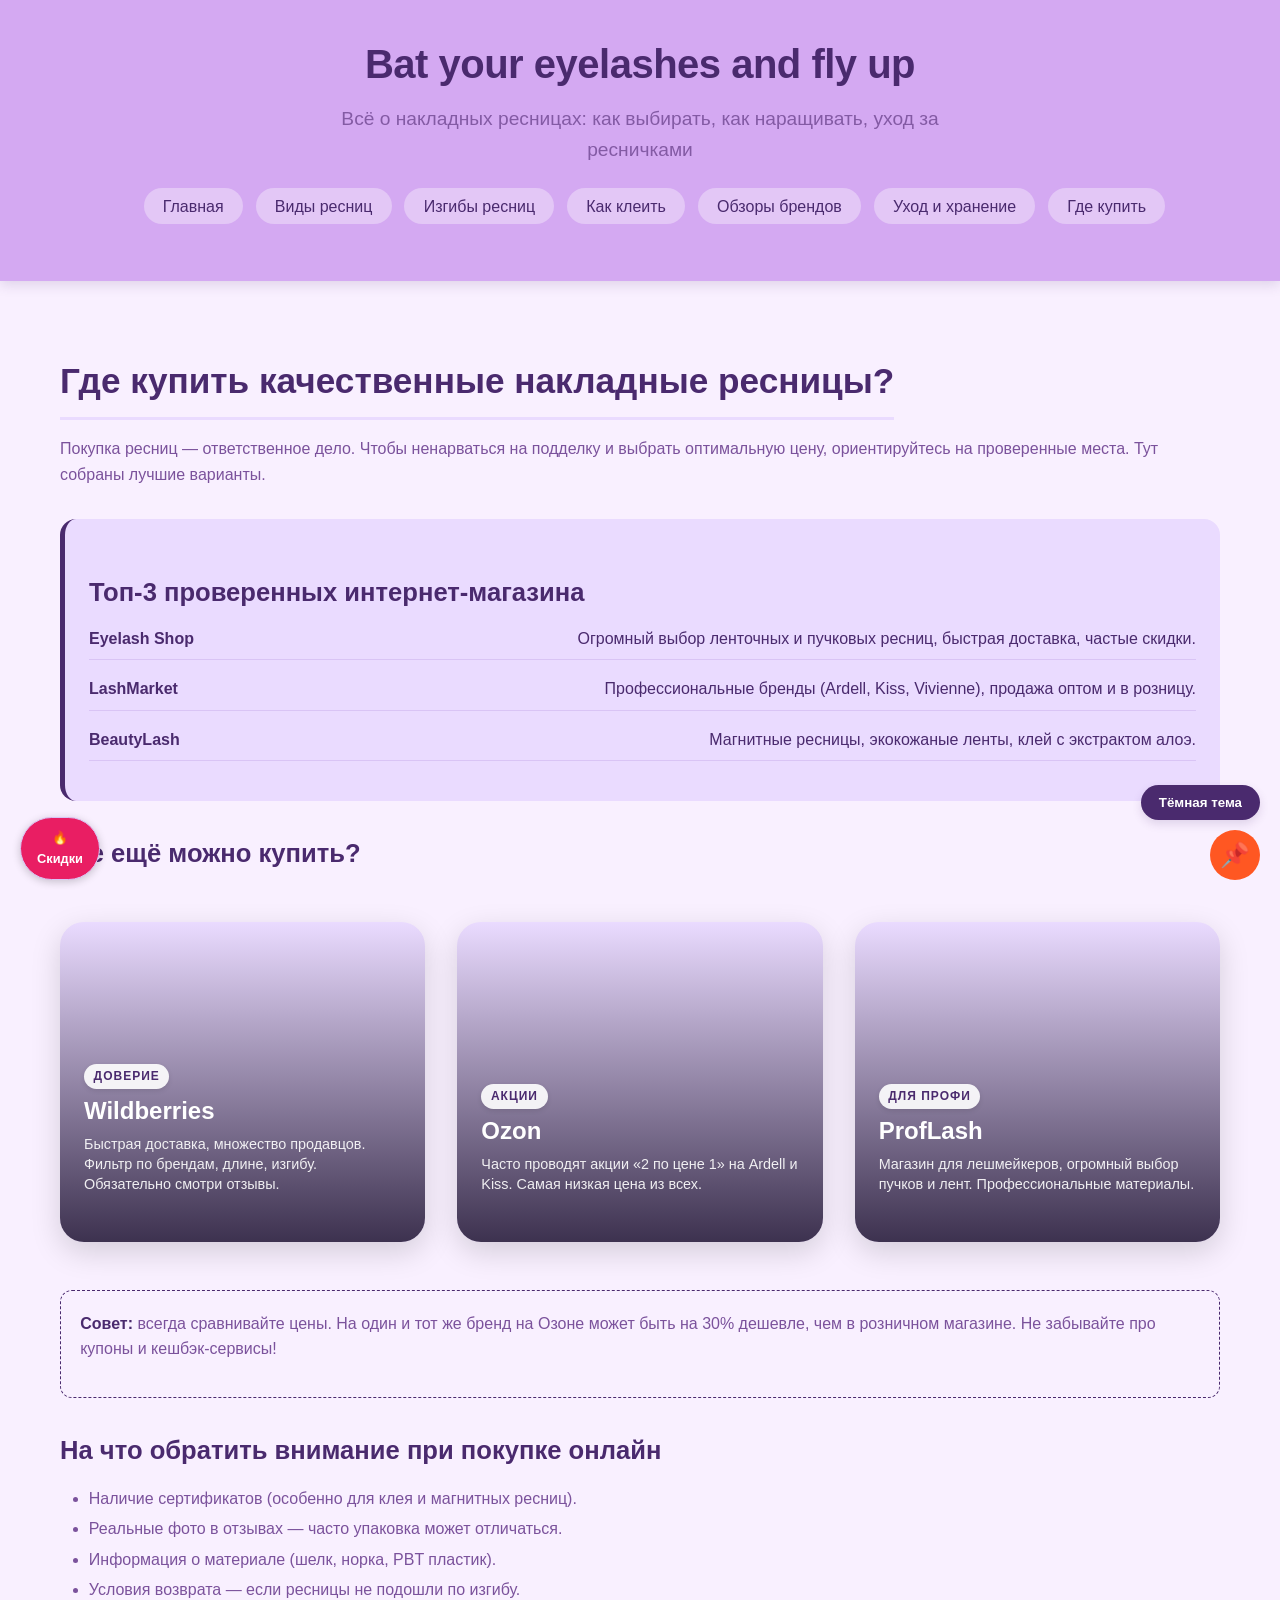
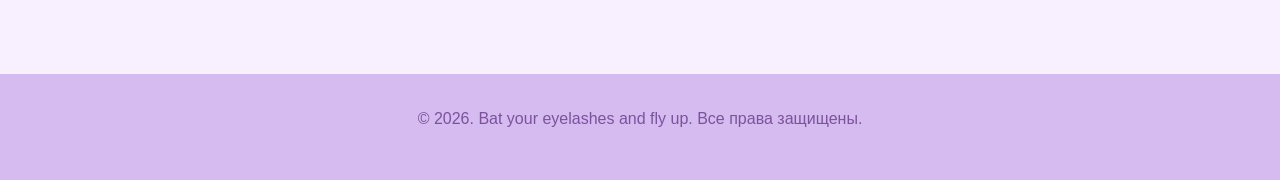
<file: buy.html>
<!DOCTYPE html>
<html lang="ru">
<head>
    <meta charset="UTF-8">
    <meta name="viewport" content="width=device-width, initial-scale=1.0">
    <title>Где купить — Bat your eyelashes and fly up</title>
    <link rel="stylesheet" href="style/buy.css">
</head>
<body>
    <header>
        <div class="container">
            <h1>Bat your eyelashes and fly up</h1>
            <p>Всё о накладных ресницах: как выбирать, как наращивать, уход за ресничками</p>
            <nav>
                <ul>
                    <li><a href="index.html">Главная</a></li>
                    <li><a href="types.html">Виды ресниц</a></li>
                    <li><a href="The-bends.html">Изгибы ресниц</a></li>
                    <li><a href="glue.html">Как клеить</a></li>
                    <li><a href="reviews.html">Обзоры брендов</a></li>
                    <li><a href="eyelash-care.html">Уход и хранение</a></li>
                    <li><a href="buy.html">Где купить</a></li>
                </ul>
            </nav>
        </div>
    </header>

    <main>
        <div class="container">
            <h2> Где купить качественные накладные ресницы?</h2>
            <p>Покупка ресниц — ответственное дело. Чтобы ненарваться на подделку и выбрать оптимальную цену, ориентируйтесь на проверенные места. Тут собраны лучшие варианты.</p>

            <div class="highlight">
                <h3> Топ‑3 проверенных интернет‑магазина</h3>
                <div class="store-item">
                    <span class="store-name">Eyelash Shop</span>
                    <span>Огромный выбор ленточных и пучковых ресниц, быстрая доставка, частые скидки.</span>
                </div>
                <div class="store-item">
                    <span class="store-name">LashMarket</span>
                    <span>Профессиональные бренды (Ardell, Kiss, Vivienne), продажа оптом и в розницу.</span>
                </div>
                <div class="store-item">
                    <span class="store-name">BeautyLash</span>
                    <span>Магнитные ресницы, экокожаные ленты, клей с экстрактом алоэ.</span>
                </div>
            </div>

            <h3> Где ещё можно купить?</h3>
            <div class="store-grid">
    <article class="store-card" data-bg="url('https://images.unsplash.com/photo-1542291026-7eec264c27ff?q=80&w=500&auto=format&fit=crop')">
        <div class="store-card__content">
            <span class="store-badge">Доверие</span>
            <h4>Wildberries</h4>
            <p>Быстрая доставка, множество продавцов. Фильтр по брендам, длине, изгибу. Обязательно смотри отзывы.</p>
        </div>
    </article>

    <article class="store-card" data-bg="url('https://images.unsplash.com/photo-1556228497-fd3eb5e95703?q=80&w=500&auto=format&fit=crop')">
        <div class="store-card__content">
            <span class="store-badge">Акции</span>
            <h4>Ozon</h4>
            <p>Часто проводят акции «2 по цене 1» на Ardell и Kiss. Самая низкая цена из всех.</p>
        </div>
    </article>

    <article class="store-card" data-bg="url('https://images.unsplash.com/photo-1581091226825-a6a2a5aee158?q=80&w=500&auto=format&fit=crop')">
        <div class="store-card__content">
            <span class="store-badge">Для профи</span>
            <h4>ProfLash</h4>
            <p>Магазин для лешмейкеров, огромный выбор пучков и лент. Профессиональные материалы.</p>
        </div>
    </article>
</div>


            <div class="tip-box">
                <p> <strong>Совет:</strong> всегда сравнивайте цены. На один и тот же бренд на Озоне может быть на 30% дешевле, чем в розничном магазине. Не забывайте про купоны и кешбэк-сервисы!</p>
            </div>

            <h3> На что обратить внимание при покупке онлайн</h3>
            <ul>
                <li>Наличие сертификатов (особенно для клея и магнитных ресниц).</li>
                <li>Реальные фото в отзывах — часто упаковка может отличаться.</li>
                <li>Информация о материале (шелк, норка, PBT пластик).</li>
                <li>Условия возврата — если ресницы не подошли по изгибу.</li>
            </ul>
            </div>
    </main>

    <footer>
        <div class="container">
            <p>&copy; 2026. Bat your eyelashes and fly up. Все права защищены.</p>
        </div>
    </footer>
    <script src="java/script.js"></script>
</body>
</html>
</file>
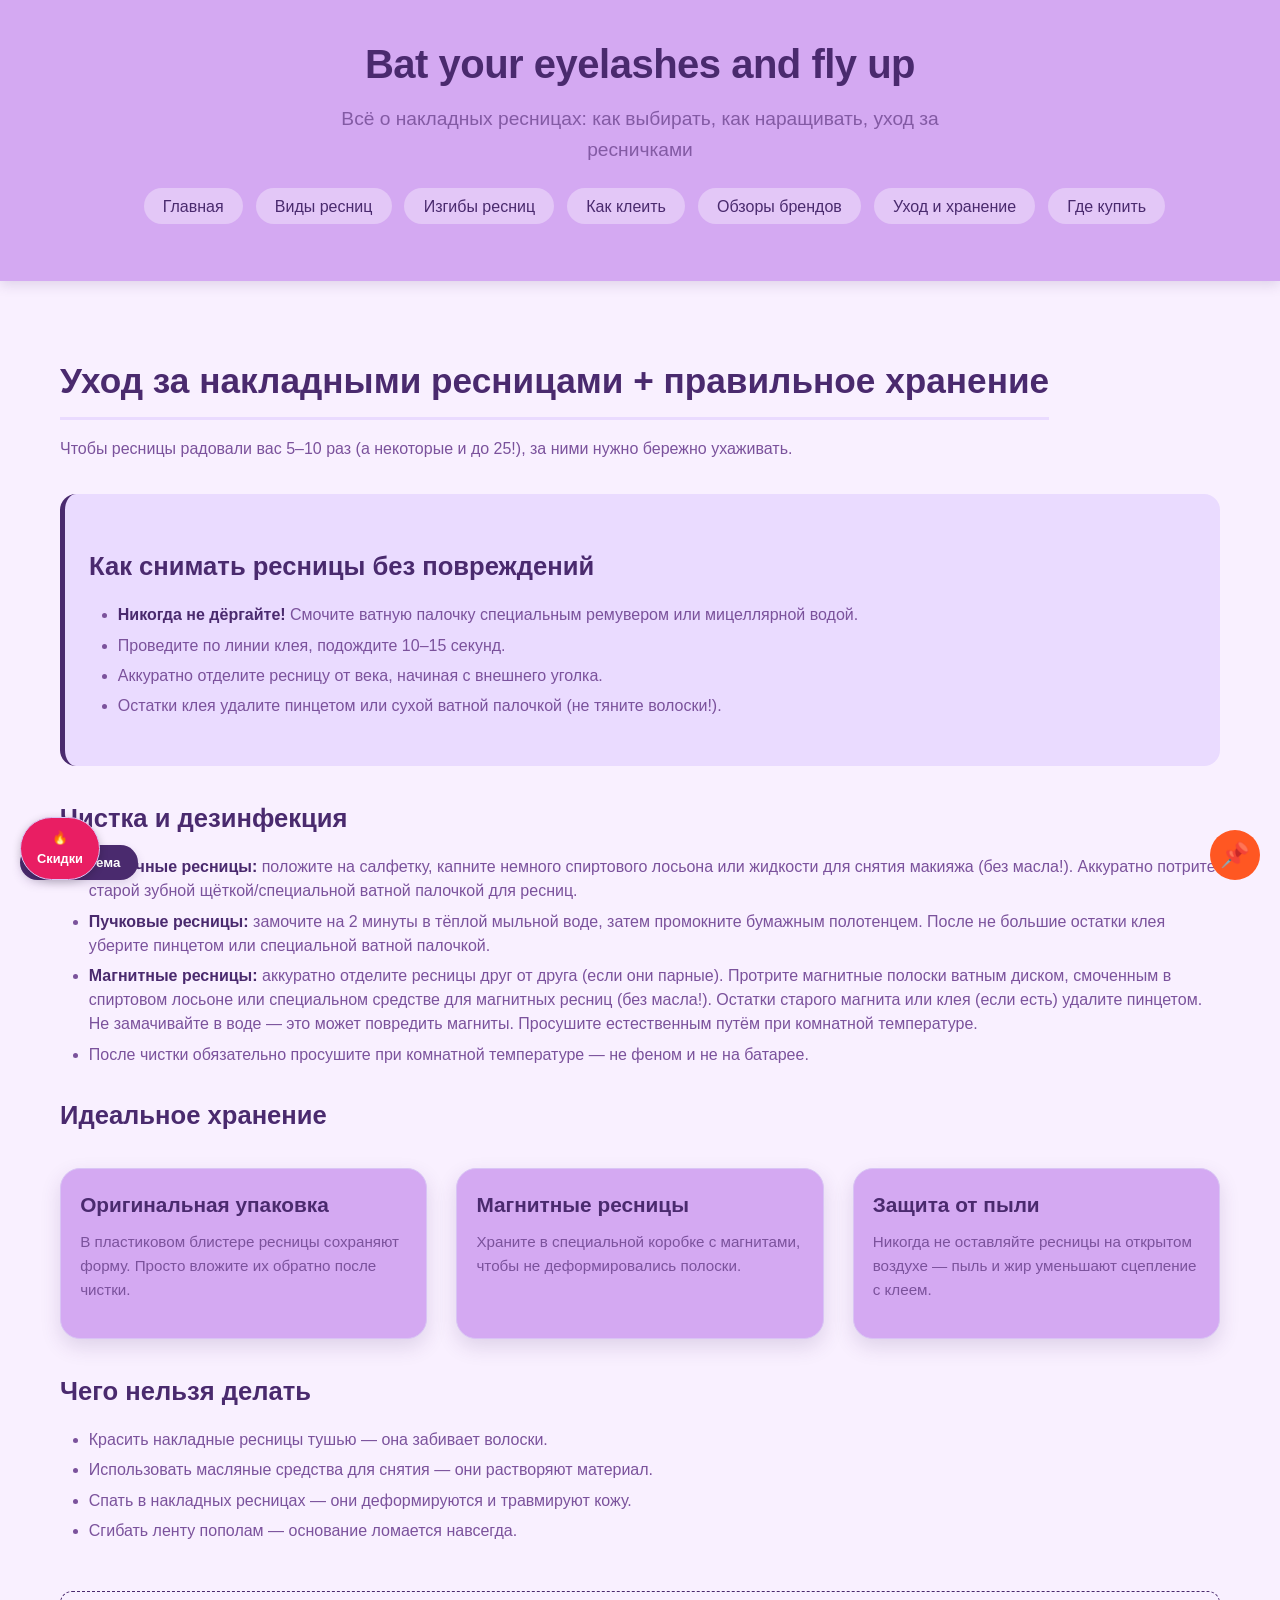
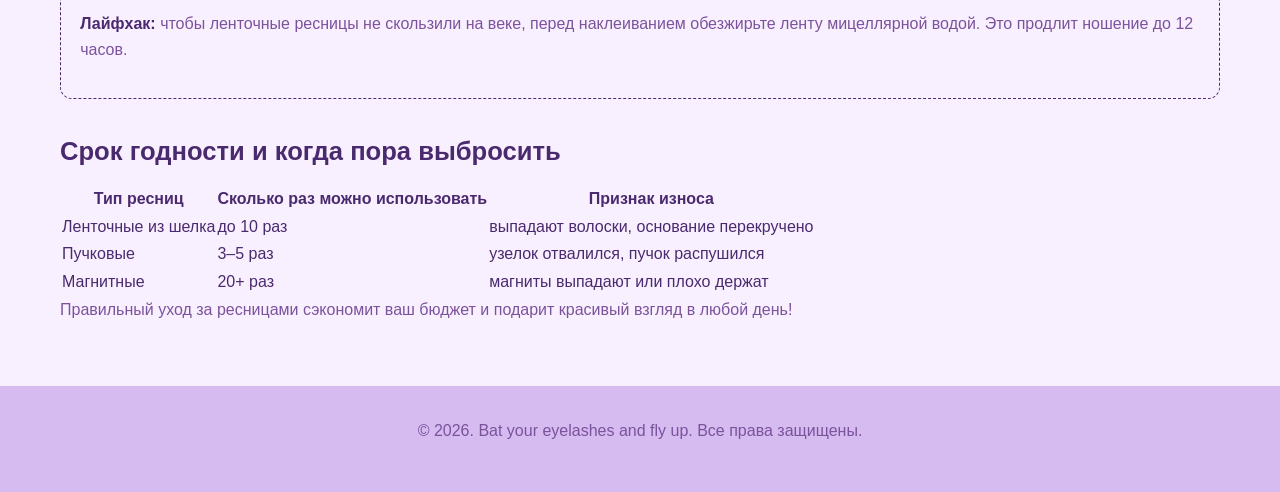
<file: eyelash-care.html>
<!DOCTYPE html>
<html lang="ru">
<head>
    <meta charset="UTF-8">
    <meta name="viewport" content="width=device-width, initial-scale=1.0">
    <title>Уход и хранение ресниц — Bat your eyelashes and fly up</title>
    <link rel="stylesheet" href="style/eyeash-care.css">
</head>
<body>
    <button id="theme-toggle" class="theme-toggle-btn" aria-label="Переключить тему">
    <span>Темная тема</span>
</button>
    <header>
        <div class="container">
            <h1>Bat your eyelashes and fly up</h1>
            <p>Всё о накладных ресницах: как выбирать, как наращивать, уход за ресничками</p>
            <nav>
                <ul>
                    <li><a href="index.html">Главная</a></li>
                    <li><a href="types.html">Виды ресниц</a></li>
                    <li><a href="The-bends.html">Изгибы ресниц</a></li>
                    <li><a href="glue.html">Как клеить</a></li>
                    <li><a href="reviews.html">Обзоры брендов</a></li>
                    <li><a href="eyelash-care.html">Уход и хранение</a></li>
                    <li><a href="buy.html">Где купить</a></li>
                </ul>
            </nav>
        </div>
    </header>

    <main>
        <div class="container">
            <h2> Уход за накладными ресницами + правильное хранение</h2>
            <p>Чтобы ресницы радовали вас 5–10 раз (а некоторые и до 25!), за ними нужно бережно ухаживать.</p>

            <div class="highlight">
                <h3> Как снимать ресницы без повреждений</h3>
                <ul>
                    <li><strong>Никогда не дёргайте!</strong> Смочите ватную палочку специальным ремувером или мицеллярной водой.</li>
                    <li>Проведите по линии клея, подождите 10–15 секунд.</li>
                    <li>Аккуратно отделите ресницу от века, начиная с внешнего уголка.</li>
                    <li>Остатки клея удалите пинцетом или сухой ватной палочкой (не тяните волоски!).</li>
                </ul>
            </div>

            <h3> Чистка и дезинфекция</h3>
            <ul>
                <li><strong>Ленточные ресницы:</strong> положите на салфетку, капните немного спиртового лосьона или жидкости для снятия макияжа (без масла!). Аккуратно потрите старой зубной щёткой/специальной ватной палочкой для ресниц.</li>
                <li><strong>Пучковые ресницы:</strong> замочите на 2 минуты в тёплой мыльной воде, затем промокните бумажным полотенцем. После не большие остатки клея уберите пинцетом или специальной ватной палочкой. </li>
                <li><strong>Магнитные ресницы:</strong> аккуратно отделите ресницы друг от друга (если они парные). Протрите магнитные полоски ватным диском, смоченным в спиртовом лосьоне или специальном средстве для магнитных ресниц (без масла!). Остатки старого магнита или клея (если есть) удалите пинцетом. Не замачивайте в воде — это может повредить магниты. Просушите естественным путём при комнатной температуре.</li>
                <li>После чистки обязательно просушите при комнатной температуре — не феном и не на батарее.</li>
            </ul>

            <h3> Идеальное хранение</h3>
            <div class="card-grid">
                <div class="card">
                    <h4>Оригинальная упаковка</h4>
                    <p>В пластиковом блистере ресницы сохраняют форму. Просто вложите их обратно после чистки.</p>
                </div>
                <div class="card">
                    <h4> Магнитные ресницы</h4>
                    <p>Храните в специальной коробке с магнитами, чтобы не деформировались полоски.</p>
                </div>
                <div class="card">
                    <h4> Защита от пыли</h4>
                    <p>Никогда не оставляйте ресницы на открытом воздухе — пыль и жир уменьшают сцепление с клеем.</p>
                </div>
            </div>

            <section class="no-go-section">
  <h3 class="no-go-title">Чего нельзя делать</h3>
  <ul class="no-go-list">
    <li class="no-go-item">
      <span class="no-go-icon"></span>
      <div class="no-go-text">Красить накладные ресницы тушью — она забивает волоски.</div>
    </li>
    <li class="no-go-item">
      <span class="no-go-icon"></span>
      <div class="no-go-text">Использовать масляные средства для снятия — они растворяют материал.</div>
    </li>
    <li class="no-go-item">
      <span class="no-go-icon"></span>
      <div class="no-go-text">Спать в накладных ресницах — они деформируются и травмируют кожу.</div>
    </li>
    <li class="no-go-item">
      <span class="no-go-icon"></span>
      <div class="no-go-text">Сгибать ленту пополам — основание ломается навсегда.</div>
    </li>
  </ul>
</section>

            <div class="tip-box">
                <p> <strong>Лайфхак:</strong> чтобы ленточные ресницы не скользили на веке, перед наклеиванием обезжирьте ленту мицеллярной водой. Это продлит ношение до 12 часов.</p>
            </div>

            <h3>Срок годности и когда пора выбросить</h3>
            <table>
                <thead><tr><th>Тип ресниц</th><th>Сколько раз можно использовать</th><th>Признак износа</th></tr></thead>
                <tbody>
                    <tr><td>Ленточные из шелка</td><td>до 10 раз</td><td>выпадают волоски, основание перекручено</td></tr>
                    <tr><td>Пучковые</td><td>3–5 раз</td><td>узелок отвалился, пучок распушился</td></tr>
                    <tr><td>Магнитные</td><td>20+ раз</td><td>магниты выпадают или плохо держат</td></tr>
                </tbody>
            </table>
            <p> Правильный уход за ресницами сэкономит ваш бюджет и подарит красивый взгляд в любой день!</p>
        </div>
    </main>

    <footer>
        <div class="container">
            <p>&copy; 2026. Bat your eyelashes and fly up. Все права защищены.</p>
        </div>
    </footer>
    <script src="java/script.js"></script>
</body>
</html>
</file>
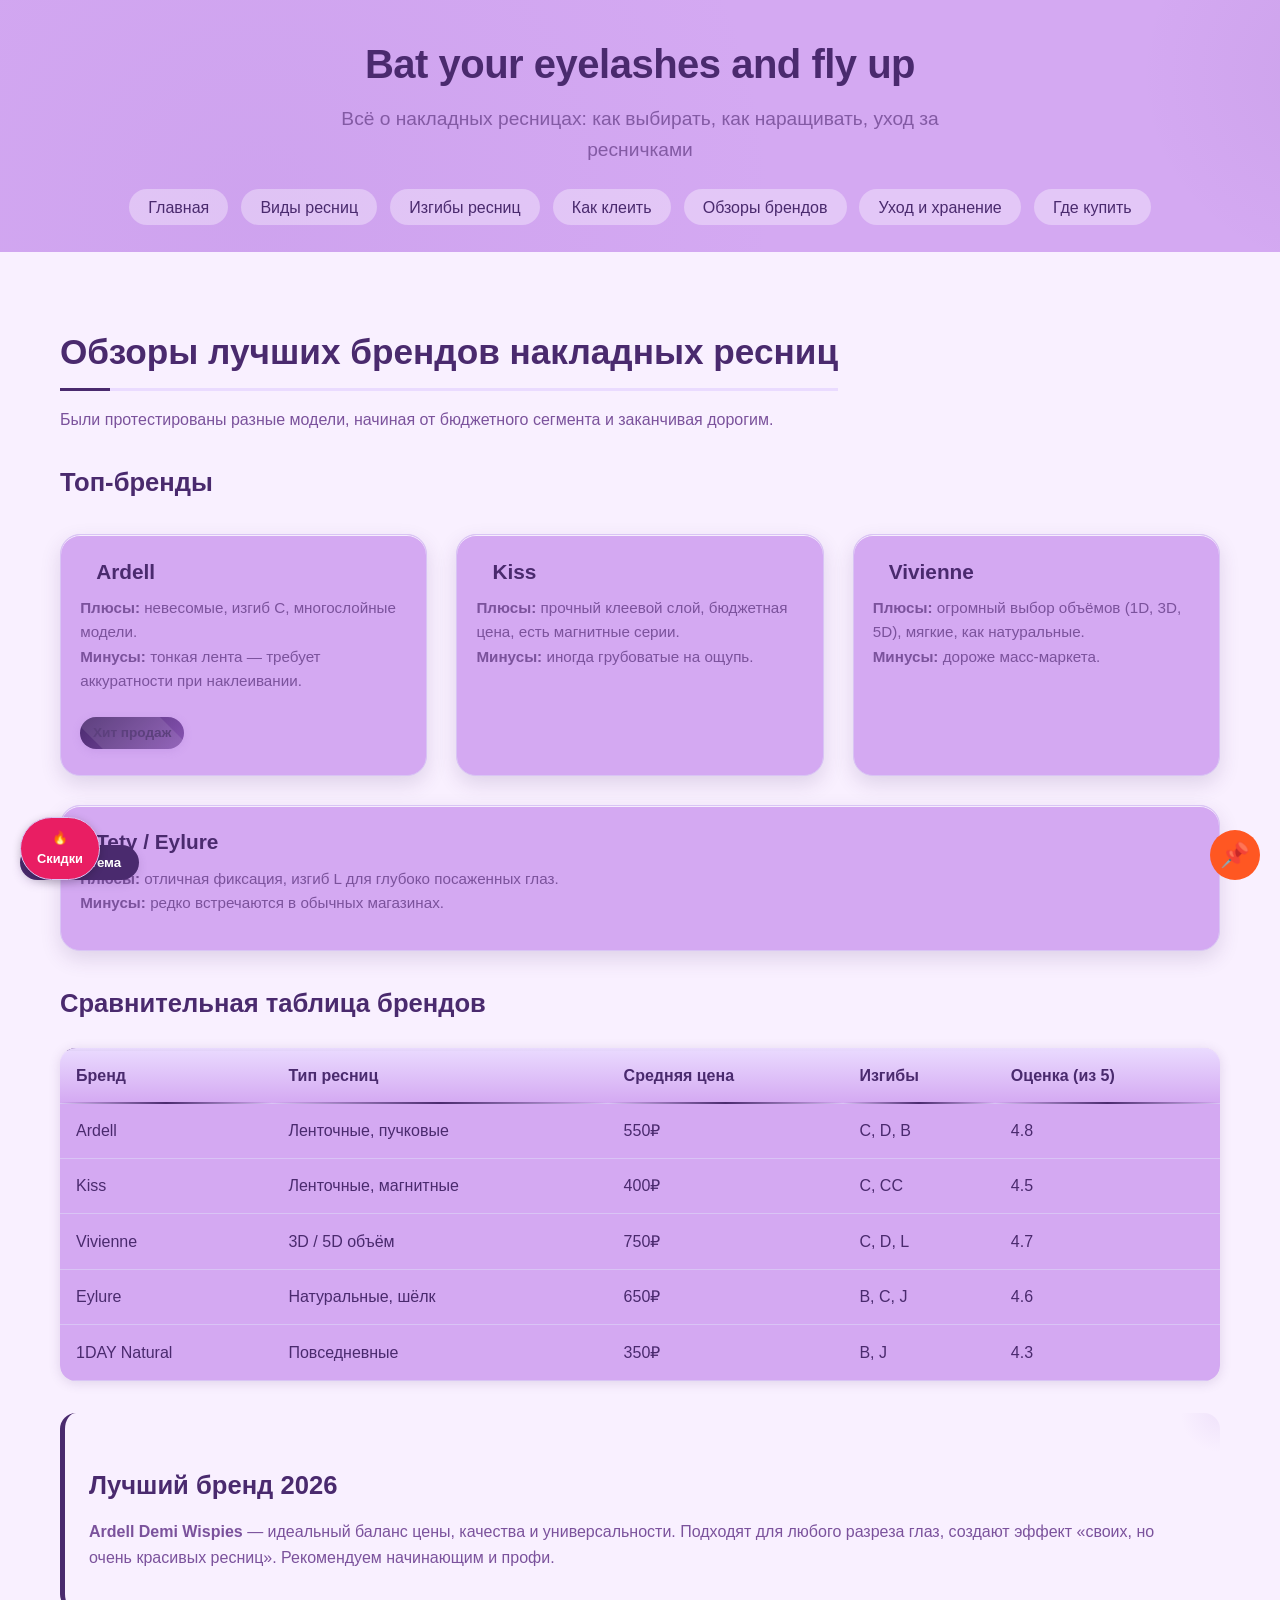
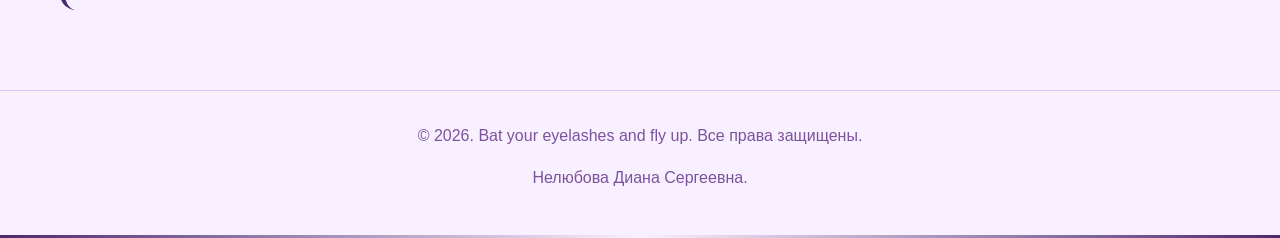
<file: reviews.html>
<!DOCTYPE html>
<html lang="ru">
<head>
    <meta charset="UTF-8">
    <meta name="viewport" content="width=device-width, initial-scale=1.0">
    <title>Обзоры брендов — Bat your eyelashes and fly up</title>
    <link rel="stylesheet" href="style/reviews.css">
</head>
<body>
    <header>
        <div class="container">
            <h1>Bat your eyelashes and fly up</h1>
            <p>Всё о накладных ресницах: как выбирать, как наращивать, уход за ресничками</p>
            <nav>
                <ul>
                    <li><a href="index.html">Главная</a></li>
                    <li><a href="types.html">Виды ресниц</a></li>
                    <li><a href="The-bends.html">Изгибы ресниц</a></li>
                    <li><a href="glue.html">Как клеить</a></li>
                    <li><a href="reviews.html">Обзоры брендов</a></li>
                    <li><a href="eyelash-care.html">Уход и хранение</a></li>
                    <li><a href="buy.html">Где купить</a></li>
                </ul>
            </nav>
        </div>
    </header>

    <main>
        <div class="container">
            <h2> Обзоры лучших брендов накладных ресниц</h2>
            <p>Были протестированы разные модели, начиная от бюджетного сегмента и заканчивая дорогим.</p>
            <h3>Топ-бренды </h3>
            <div class="card-grid">
                <div class="card">
                    <h4> Ardell</h4>
                    <p><strong>Плюсы:</strong> невесомые, изгиб C, многослойные модели.<br>
                    <strong>Минусы:</strong> тонкая лента — требует аккуратности при наклеивании.</p>
                    <span class="badge">Хит продаж</span>
                </div>
                <div class="card">
                    <h4> Kiss</h4>
                    <p><strong>Плюсы:</strong> прочный клеевой слой, бюджетная цена, есть магнитные серии.<br>
                    <strong>Минусы:</strong> иногда грубоватые на ощупь.</p>
                </div>
                <div class="card">
                    <h4> Vivienne</h4>
                    <p><strong>Плюсы:</strong> огромный выбор объёмов (1D, 3D, 5D), мягкие, как натуральные.<br>
                    <strong>Минусы:</strong> дороже масс‑маркета.</p>
                </div>
                <div class="card">
                    <h4> Tety / Eylure</h4>
                    <p><strong>Плюсы:</strong> отличная фиксация, изгиб L для глубоко посаженных глаз.<br>
                    <strong>Минусы:</strong> редко встречаются в обычных магазинах.</p>
                </div>
            </div>

            <h3> Сравнительная таблица брендов</h3>
            <table>
                <thead>
                    <tr><th>Бренд</th><th>Тип ресниц</th><th>Средняя цена</th><th>Изгибы</th><th>Оценка (из 5)</th></tr>
                </thead>
                <tbody>
                    <tr><td>Ardell</td><td>Ленточные, пучковые</td><td>550₽</td><td>C, D, B</td><td>4.8</td></tr>
                    <tr><td>Kiss</td><td>Ленточные, магнитные</td><td>400₽</td><td>C, CC</td><td>4.5</td></tr>
                    <tr><td>Vivienne</td><td>3D / 5D объём</td><td>750₽</td><td>C, D, L</td><td>4.7</td></tr>
                    <tr><td>Eylure</td><td>Натуральные, шёлк</td><td>650₽</td><td>B, C, J</td><td>4.6</td></tr>
                    <tr><td>1DAY Natural</td><td>Повседневные</td><td>350₽</td><td>B, J</td><td>4.3</td></tr>
                </tbody>
            </table>

            <div class="highlight">
                <h3> Лучший бренд 2026</h3>
                <p><strong>Ardell Demi Wispies</strong> — идеальный баланс цены, качества и универсальности. Подходят для любого разреза глаз, создают эффект «своих, но очень красивых ресниц». Рекомендуем начинающим и профи.</p>
            </div>
        </div>
    </main>

    <footer>
        <div class="container">
            <p>&copy; 2026. Bat your eyelashes and fly up. Все права защищены.</p>
            <p>Нелюбова Диана Сергеевна.</p>
        </div>
    </footer>
    <script src="java/script.js"></script>
</body>
</html>
</file>
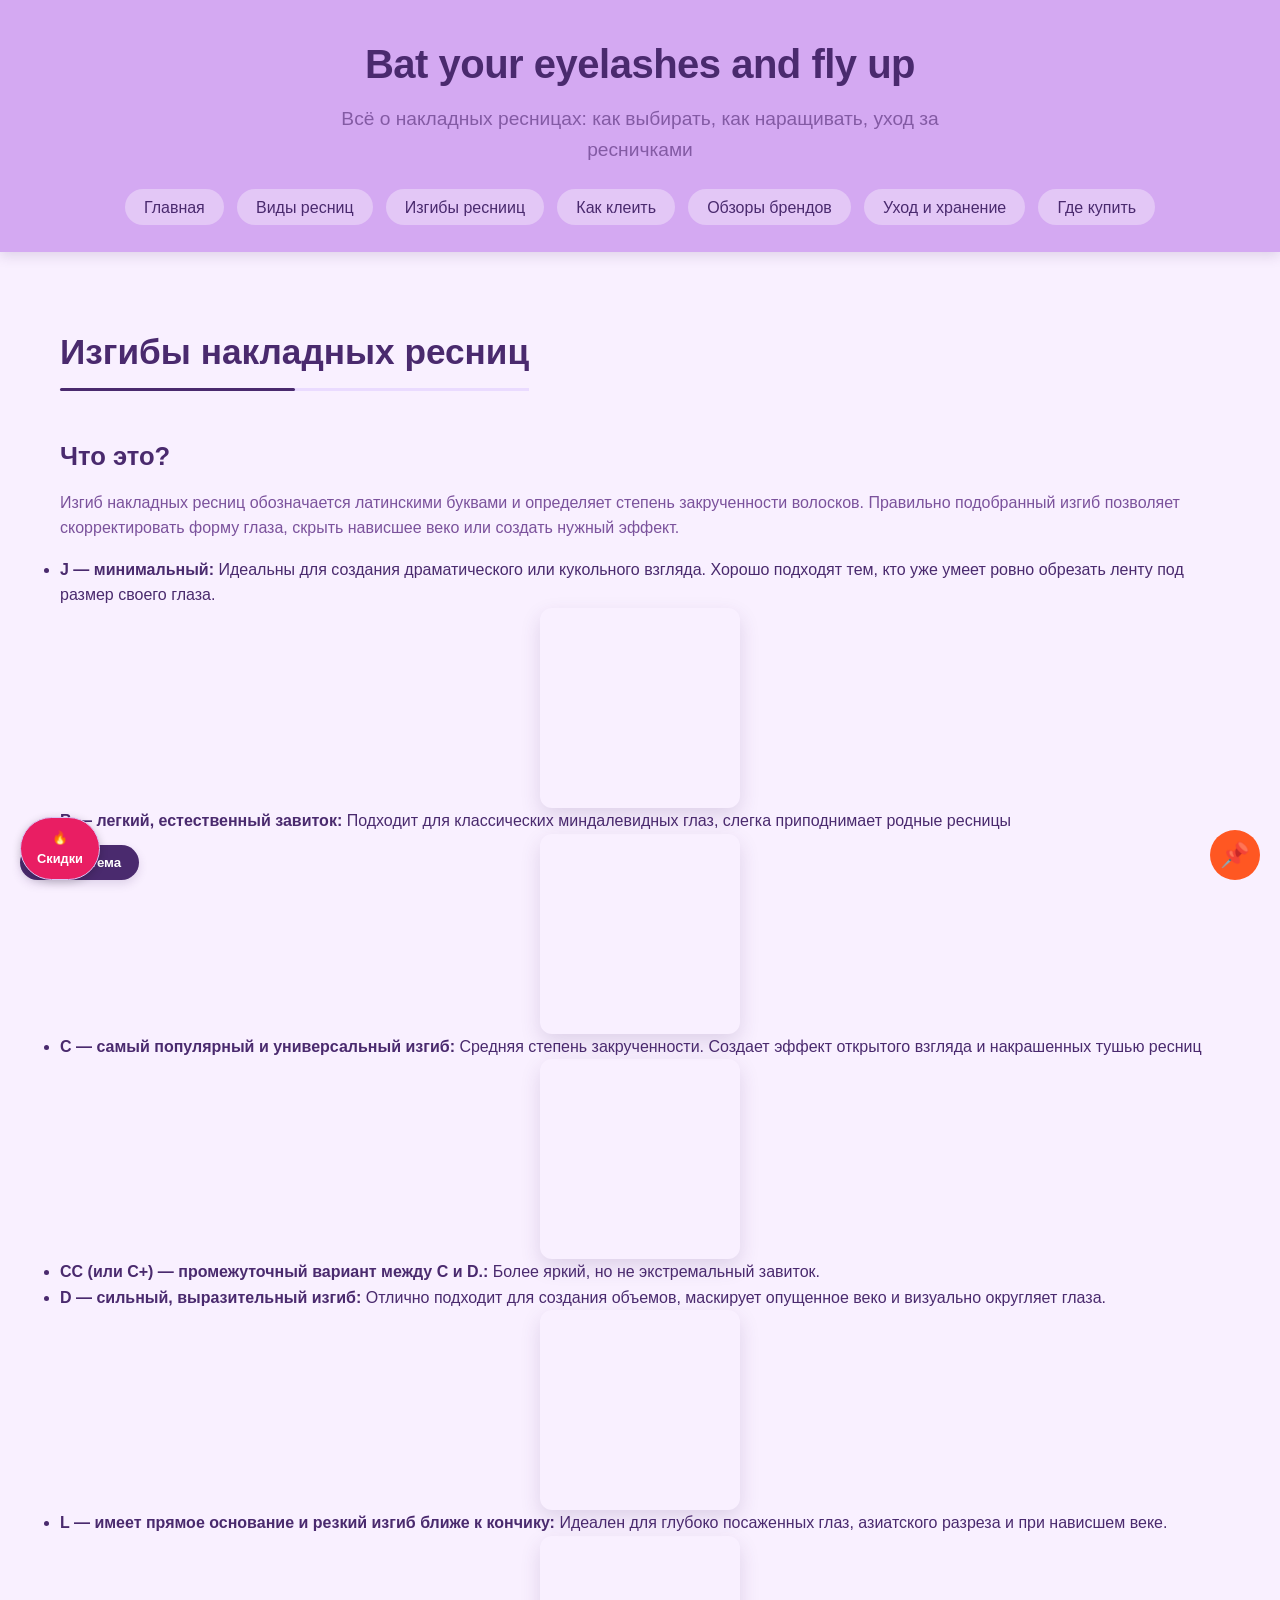
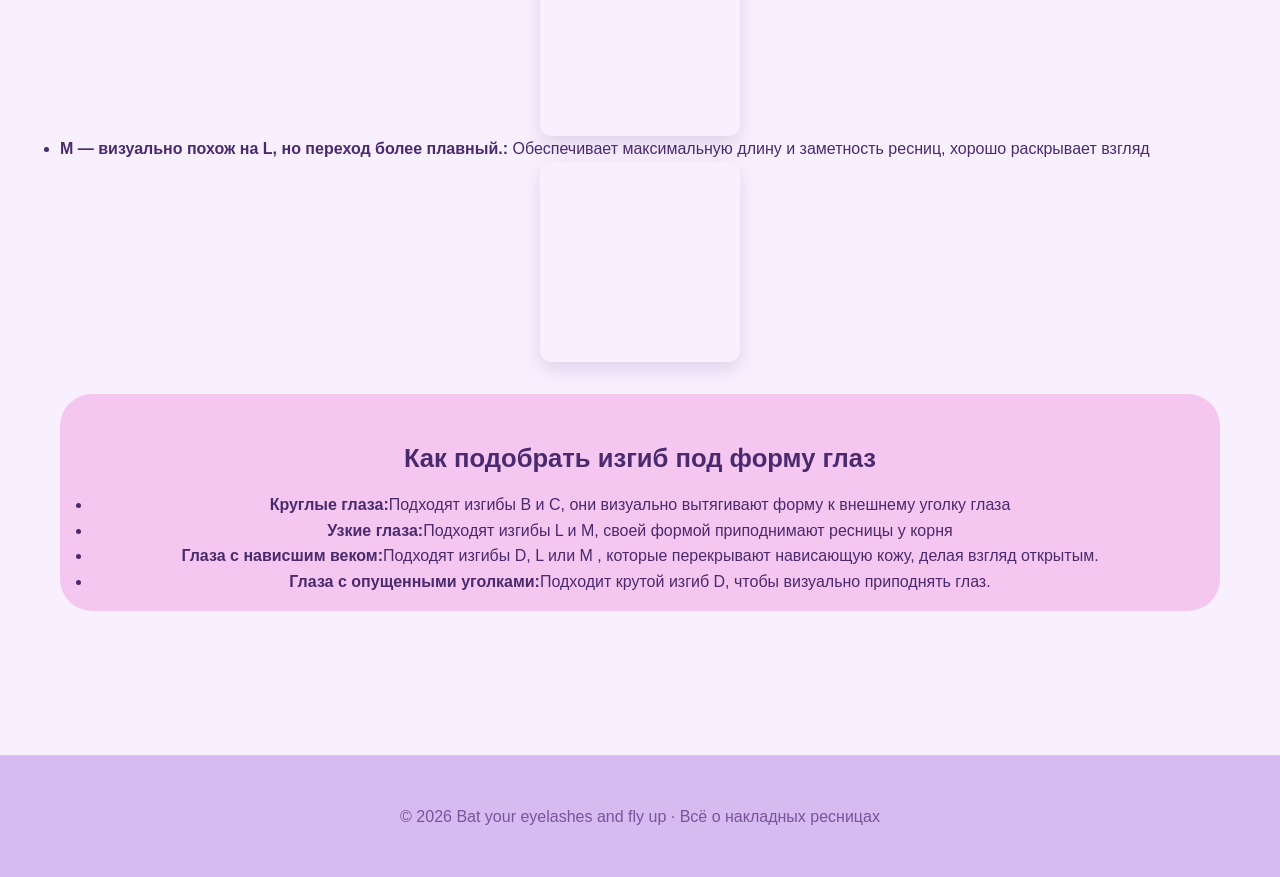
<file: The-bends.html>
<!DOCTYPE html>
<html lang="ru">
<head>
    <meta charset="UTF-8">
    <meta name="viewport" content="width=device-width, initial-scale=1.0">
    <title>Bat your eyelashes and fly up</title>
    <link rel="stylesheet" href="style/The-bends.css">
</head>
<body>
    <header>
        <div class="container">
            <h1>Bat your eyelashes and fly up</h1>
            <p>Всё о накладных ресницах: как выбирать, как наращивать, уход за ресничками</p>
            <nav>
                <ul>
                    <li><a href="index.html">Главная</a></li>
                    <li><a href="types.html">Виды ресниц</a></li>
                    <li><a href="The-bends.html">Изгибы реснииц</a></li>
                    <li><a href="glue.html">Как клеить</a></li>
                    <li><a href="reviews.html">Обзоры брендов</a></li>
                    <li><a href="eyelash-care.html">Уход и хранение</a></li>
                    <li><a href="buy.html">Где купить</a></li>
                </ul>
            </nav>
        </div>
    </header>
     
    <main>
        <section class="container">
            <h2>Изгибы накладных ресниц</h2>
            <h3>Что это?</h3>
            <p>Изгиб накладных ресниц обозначается латинскими буквами и определяет степень закрученности волосков. Правильно подобранный изгиб позволяет скорректировать форму глаза, скрыть нависшее веко или создать нужный эффект.</p>
            <ul>
                <li><strong>J — минимальный:</strong> Идеальны для создания драматического или кукольного взгляда. Хорошо подходят тем, кто уже умеет ровно обрезать ленту под размер своего глаза. 
                    <div class="square-image" style="background-image: url('https://basket-19.wbbasket.ru/vol3202/part320206/320206277/images/c516x688/1.webp')"></div></li>
                <li><strong>B — легкий, естественный завиток:</strong> Подходит для классических миндалевидных глаз, слегка приподнимает родные ресницы 
                    <div class="square-image" style="background-image: url('https://basket-13.wbbasket.ru/vol1958/part195854/195854798/images/big/1.webp')"></div></li>
                <li><strong>C — самый популярный и универсальный изгиб:</strong> Средняя степень закрученности. Создает эффект открытого взгляда и накрашенных тушью ресниц
                <div class="square-image" style="background-image: url('https://image.kazanexpress.ru/co6nfi9j08h3r7k5o5tg/t_product_high.jpg')"></div></li>
                <li><strong>CC (или C+) — промежуточный вариант между C и D.:</strong> Более яркий, но не экстремальный завиток. </li>
                <li><strong>D — сильный, выразительный изгиб:</strong> Отлично подходит для создания объемов, маскирует опущенное веко и визуально округляет глаза. 
                <div class="square-image" style="background-image: url('https://ir.ozone.ru/s3/multimedia-1-u/7191911838.jpg')"></div></li>
                <li><strong>L — имеет прямое основание и резкий изгиб ближе к кончику:</strong>  Идеален для глубоко посаженных глаз, азиатского разреза и при нависшем веке. 
                <div class="square-image" style="background-image: url('https://basket-12.wbbasket.ru/vol1684/part168423/168423952/images/big/1.webp')"></div></li>
                <li><strong>M — визуально похож на L, но переход более плавный.:</strong> Обеспечивает максимальную длину и заметность ресниц, хорошо раскрывает взгляд 
                <div class="square-image" style="background-image: url('https://basket-25.wbbasket.ru/vol4480/part448000/448000637/images/c516x688/1.webp')"></div></li>   
            </ul>
            <section class="hero--with-bg">
            <h3>Как подобрать изгиб под форму глаз</h3>
            <ul>
                <li><strong>Круглые глаза:</strong>Подходят изгибы B и C, они визуально вытягивают форму к внешнему уголку глаза</li>
                <li><strong>Узкие глаза:</strong>Подходят изгибы L и M, своей формой приподнимают ресницы у корня</li>
                <li><strong>Глаза с нависшим веком:</strong>Подходят изгибы D, L или M , которые перекрывают нависающую кожу, делая взгляд открытым.</li>
                <li><strong>Глаза с опущенными уголками:</strong>Подходит крутой изгиб D, чтобы визуально приподнять глаз.</li>
            </ul>
            </section>
        </section>
</main>

<footer class="footer">
<div class="container footer__content">
<p>© 2026 Bat your eyelashes and fly up · Всё о накладных ресницах</p>
</div>
</footer>

<script src="java/script.js"></script>

</body>
</html>
</file>
<file: style/buy.css>
:root {
  --bg-primary: #F9F0FF;
  --bg-secondary: #EADBFF;
  --text-primary: #4A2A6E;
  --text-secondary: #7B529C;
  --accent: #4A2A6E;
  --accent-hover: #8854b3;
  --card-bg: #D4A9F2;
  --border: #D9C4F5;
  --header-bg: #D4A9F2;
  --footer-bg: #d5bbf0;
  --btn-primary-bg: linear-gradient(135deg, #9B6BCF, #7B529C);
  --btn-primary-text: #FFFFFF;
  --shadow: rgba(75, 42, 107, 0.15);
}

body.dark {
  --bg-primary: #2A1F3C;
  --bg-secondary: #3E2F5A;
  --text-primary: #b289fd;
  --text-secondary: #C4B3E0;
  --accent: #A98BD6;
  --accent-hover: #9273C0;
  --card-bg: #3A2B4A;
  --border: #5A457A;
  --header-bg: #4A3A5C;
  --footer-bg: #352845;
  --btn-primary-bg: linear-gradient(135deg, #A98BD6, #8A6FB8);
  --btn-primary-text: #2A1F3C;
  --shadow: rgba(0, 0, 0, 0.4);
}


.theme-toggle-btn {
  position: fixed;
  bottom: 80px;
  right: 20px;
  background: var(--accent);
  color: white;
  border: none;
  border-radius: 40px;
  padding: 10px 18px;
  cursor: pointer;
  font-weight: bold;
  z-index: 1000;
  box-shadow: 0 4px 10px var(--shadow);
  transition: all 0.2s;
}
.theme-toggle-btn:hover {
  transform: scale(0.97);
}

* {
  margin: 0;
  padding: 0;
  box-sizing: border-box;
}

body {
  font-family: 'Segoe UI', 'Arial', sans-serif;
  line-height: 1.6;
  color: var(--text-primary);
  background-color: var(--bg-primary);
  transition: background-color 0.3s, color 0.3s;
}

.container {
  max-width: 1200px;
  margin: 0 auto;
  padding: 0 20px;
}

header {
  background-color: var(--header-bg);
  padding: 2rem 0;
  text-align: center;
  color: var(--text-primary);
  box-shadow: 0 4px 12px var(--shadow);
}

header h1 {
  font-size: 2.5rem;
  margin-bottom: 0.5rem;
  letter-spacing: -0.5px;
  color: var(--text-primary);
}

header p {
  font-size: 1.2rem;
  opacity: 0.9;
  max-width: 700px;
  margin: 0 auto;
  color: var(--text-secondary);
}

nav ul {
  list-style: none;
  display: flex;
  justify-content: center;
  flex-wrap: wrap;
  gap: 0.8rem;
  margin-top: 1.8rem;
}

nav a {
  color: var(--text-primary);
  text-decoration: none;
  padding: 0.6rem 1.2rem;
  border-radius: 40px;
  font-weight: 500;
  transition: all 0.3s ease;
  background: rgba(255, 255, 255, 0.35);
  backdrop-filter: blur(2px);
}

nav a:hover {
  background: rgba(255, 255, 255, 0.35);
  transform: translateY(-2px);
  color: #FFFFFF;
}

main {
  padding: 3rem 0;
  min-height: 70vh;
}

section {
  margin-bottom: 3rem;
}

h2 {
  color: var(--accent);
  font-size: 2.2rem;
  margin: 1.5rem 0 1rem 0;
  padding-bottom: 0.5rem;
  border-bottom: 3px solid var(--bg-secondary);
  display: inline-block;
}

h3 {
  color: var(--text-primary);
  font-size: 1.6rem;
  margin-top: 1.8rem;
  margin-bottom: 0.8rem;
  font-weight: 600;
}

p {
  margin-bottom: 1rem;
  color: var(--text-secondary);
}

ul,
ol {
  margin: 1rem 0 1.5rem 1.8rem;
}

li {
  margin-bottom: 0.4rem;
  line-height: 1.5;
  color: var(--text-secondary);
}

strong {
  color: var(--accent);
}

.highlight {
  background-color: var(--bg-secondary);
  padding: 1.5rem;
  border-radius: 16px;
  border-left: 5px solid var(--accent);
  margin: 2rem 0;
}

.store-item {
  display: flex;
  justify-content: space-between;
  align-items: baseline;
  margin-bottom: 1rem;
  padding-bottom: 0.5rem;
  border-bottom: 1px solid var(--border);
}

.store-name {
  font-weight: 600;
  color: var(--text-primary);
  flex: 0 0 200px;
}

.tip-box {
  background-color: var(--bg-primary);
  padding: 1.2rem;
  border-radius: 12px;
  border: 1px dashed var(--accent);
  margin: 2rem 0;
}

.card-grid {
  display: flex;
  flex-wrap: wrap;
  gap: 1.8rem;
  margin: 2rem 0;
}

.card {
  background: var(--card-bg);
  border-radius: 20px;
  overflow: hidden;
  box-shadow: 0 8px 20px var(--shadow);
  transition: transform 0.25s, box-shadow 0.25s;
  flex: 1 1 280px;
  padding: 1.2rem;
  border: 1px solid var(--border);
}

.card:hover {
  transform: translateY(-5px);
  box-shadow: 0 15px 30px rgba(75, 42, 107, 0.2);
}

.card h4 {
  font-size: 1.3rem;
  color: var(--accent);
  margin-bottom: 0.5rem;
}

.card p {
  font-size: 0.95rem;
  color: var(--text-secondary);
}

.btn {
  display: inline-block;
  background: var(--btn-primary-bg);
  color: var(--btn-primary-text);
  padding: 0.6rem 1.2rem;
  border-radius: 40px;
  text-decoration: none;
  font-weight: 600;
  transition: all 0.2s;
  border: none;
  cursor: pointer;
  margin: 0.5rem 0.2rem;
}

.btn-small {
  padding: 0.3rem 0.9rem;
  font-size: 0.85rem;
}

.btn:hover {
  transform: scale(0.97);
  box-shadow: 0 4px 10px rgba(0, 0, 0, 0.1);
}

footer {
  background-color: var(--footer-bg);
  padding: 2rem 0;
  text-align: center}

.store-grid {
    display: grid;
    grid-template-columns: repeat(auto-fit, minmax(280px, 1fr));
    gap: 2rem;
    margin: 3rem 0;
}

.store-card {
    position: relative;
    height: 320px;
    border-radius: 24px;
    overflow: hidden;
    background-color: var(--bg-secondary); 
    background-image: var(--bg-image); 
    background-size: cover;
    background-position: center;
    box-shadow: 0 10px 30px rgba(0, 0, 0, 0.15);
    transition: transform 0.3s ease, box-shadow 0.3s ease;
    display: flex;
    align-items: flex-end; 
    padding: 1.5rem;
}

.store-card[data-bg] {
    --bg-image: var(--data-bg);
}

.store-card::before {
    content: '';
    position: absolute;
    inset: 0;
    background: linear-gradient(to top, rgba(42, 31, 60, 0.9), transparent); 
    pointer-events: none;
}

.store-card:hover {
    transform: translateY(-8px);
    box-shadow: 0 20px 40px rgba(0, 0, 0, 0.25);
}

.store-card__content {
    position: relative;
    z-index: 2;
    display: flex;
    flex-direction: column;
}

.store-badge {
    font-size: 0.75rem;
    font-weight: 700;
    text-transform: uppercase;
    letter-spacing: 1px;
    color: var(--text-primary);
    background: rgba(255, 255, 255, 0.9);
    padding: 0.2rem 0.6rem;
    border-radius: 99px;
    margin-bottom: 0.5rem;
    align-self: flex-start;
    box-shadow: 0 2px 5px rgba(0,0,0,0.1);
}

.store-card h4 {
    font-size: 1.5rem;
    color: #fff; 
    margin: 0 0 0.5rem 0;
    line-height: 1.2;
}

.store-card p {
    color: rgba(255, 255, 255, 0.9); 
    font-size: 0.9rem;
    margin-bottom: 1.5rem;
    line-height: 1.4;
}

.store-card .btn {
    background: #fff;
    color: var(--text-primary);
    padding: 0.6rem 1.2rem;
    border-radius: 50px;
    font-weight: 700;
    text-decoration: none;
    align-self: flex-start;
    transition: all 0.2s;
}

.store-card .btn:hover {
    background: var(--accent);
    color: #fff;
    transform: scale(1.05);
}

@media (max-width: 600px) {
    .store-card {
        height: 280px;
    }
    .store-card h4 {
        font-size: 1.3rem;
    }
}

@media (max-width: 480px) {
  header h1 {
    font-size: 1.8rem;
  }
  .card-grid {
    flex-direction: column;
  }
  .card {
    flex: none;
  }
  .theme-toggle-btn {
    bottom: 15px;
    top: auto;
    right: 50%;
    transform: translateX(50%);
    padding: 10px 15px;
    font-size: 0.9rem;
  }
}

@media (min-width: 481px) and (max-width: 768px) {
  header h1 {
    font-size: 2rem;
  }
  .card-grid {
    flex-direction: column;
  }
  .card {
    flex: none;
  }
  .no-go-list {
    grid-template-columns: 1fr;
  }
  .styled-table th, .styled-table td {
    padding: 0.8rem;
    font-size: 0.85rem;
  }}


  #sales-badge {
  position: fixed;
  bottom: 140px;
  right: 20px;   
  left: auto;    
  width: 80px;
  padding: 8px;
  background: var(--card-bg);
  border: 1px solid var(--border);
  border-radius: 6px;
  box-shadow: var(--shadow-sm);
  color: var(--text);
  font-size: 0.8rem;
  cursor: pointer;
  z-index: 997;
  display: flex;
  align-items: center;
  justify-content: center;
  text-align: center;
  user-select: none;
  border-radius: 50%;
}
#sales-badge:hover {
  box-shadow: var(--shadow-lg);
}

#sales-compact {
  position: fixed;
  bottom: 200px;
  right: 20px;       
  left: auto;
  width: 260px;
  max-height: 220px;
  background: var(--card-bg);
  border: 1px solid var(--border);
  border-radius: 10px;
  padding: 10px;
  box-shadow: var(--shadow-lg);
  z-index: 996;
  display: none;
  overflow-y: auto;
  font-family: inherit;
}

#pin-btn {
  position: fixed;
  bottom: 20px;
  right: 20px;
  width: 48px;
  height: 48px;
  background: var(--card-bg);
  border: 1px solid var(--border);
  border-radius: 50%;
  box-shadow: var(--shadow-sm);
  color: var(--accent);
  cursor: pointer;
  z-index: 999;
  display: flex;
  align-items: center;
  justify-content: center;
  font-size: 1.2rem;
  padding: 0;
  transition: all 0.2s ease;
  user-select: none;
}
#pin-btn:hover {
  transform: scale(1.05);
  box-shadow: var(--shadow-lg);
}

#favorites-compact {
  position: fixed;
  bottom: 80px;
  right: 20px;
  width: 280px;
  max-height: 240px;
  background: #3A2B4A;
  border: 1px solid var(--border);
  border-radius: 10px;
  padding: 10px;
  box-shadow: var(--shadow-lg);
  z-index: 998;
  display: none;
  overflow-y: auto;
  font-family: inherit;
}

#favorites-compact li {
  display: flex;
  justify-content: space-between;
  align-items: flex-start;
  padding: 6px 0;
  font-size: 0.88rem;
  line-height: 1.3;
  border-bottom: 1px solid var(--border);
  margin-bottom: 4px;
}
#favorites-compact li:last-child {
  border-bottom: none;
  margin-bottom: 0;
}
#favorites-compact .fav-text {
  word-break: break-word;
  max-width: 200px;
}
#favorites-compact .fav-del {
  color: var(--text-secondary);
  cursor: pointer;
  font-size: 0.85rem;
  line-height: 1;
  margin-left: 6px;
  padding: 2px 4px;
  border-radius: 4px;
  opacity: 0.6;
}
#favorites-compact .fav-del:hover {
  opacity: 1;
}

@media (max-width: 768px) {
  #sales-badge,
  #pin-btn,
  .theme-toggle-btn {
    transform: scale(0.9);
  }
}

@media (max-width: 600px) {
 
  .theme-toggle-btn {
    bottom: 20px !important;
    right: auto !important;
    left: 50% !important;
    transform: translateX(-50%) !important;
    width: auto;
    min-width: 140px;
    text-align: center;
    z-index: 1001;
  }

  #pin-btn {
    bottom: 20px;
    right: auto;
    left: 20px;
    width: 44px;
    height: 44px;
    font-size: 1.2rem;
    z-index: 1000;
  }

  #sales-badge {
    bottom: 20px;
    right: 20px;
    left: auto;
    width: 44px;
    height: 44px;
    border-radius: 50%;
    font-size: 1.1rem;
    background: #e91e63;
    color: white;
    display: flex;
    align-items: center;
    justify-content: center;
    padding: 0;
  }

  #favorites-compact {
    bottom: 80px;
    right: 10px;
    left: auto;
    width: calc(100% - 20px);
    max-width: 300px;
  }

  #sales-compact {
    bottom: 80px;
    right: 10px;
    left: auto;
    width: calc(100% - 20px);
    max-width: 300px;
  }
}

@media (max-width: 400px) {
  .theme-toggle-btn {
    min-width: 120px;
    padding: 8px 12px;
    font-size: 0.85rem;
  }
  #pin-btn,
  #sales-badge {
    width: 38px;
    height: 38px;
    font-size: 1rem;
  }
  #favorites-compact,
  #sales-compact {
    bottom: 70px;
    max-height: 180px;
  }
}
</file>
<file: style/eyeash-care.css>
:root {
  --bg-primary: #F9F0FF;
  --bg-secondary: #EADBFF;
  --text-primary: #4A2A6E;
  --text-secondary: #7B529C;
  --accent: #4A2A6E;
  --accent-hover: #8854b3;
  --card-bg: #D4A9F2;
  --border: #D9C4F5;
  --header-bg: #D4A9F2;
  --footer-bg: #d5bbf0;
  --btn-primary-bg: linear-gradient(135deg, #9B6BCF, #7B529C);
  --btn-primary-text: #FFFFFF;
  --shadow: rgba(75, 42, 107, 0.15);
}

body.dark {
  --bg-primary: #2A1F3C;
  --bg-secondary: #3E2F5A;
  --text-primary: #E0D5F5;
  --text-secondary: #C4B3E0;
  --accent: #A98BD6;
  --accent-hover: #9273C0;
  --card-bg: #3A2B4A;
  --border: #5A457A;
  --header-bg: #4A3A5C;
  --footer-bg: #352845;
  --btn-primary-bg: linear-gradient(135deg, #A98BD6, #8A6FB8);
  --btn-primary-text: #2A1F3C;
  --shadow: rgba(0, 0, 0, 0.4);
}

.theme-toggle-btn {
  position: fixed;
  bottom: 20px;
  left: 20px;
  background: var(--accent);
  color: white;
  border: none;
  border-radius: 40px;
  padding: 10px 18px;
  cursor: pointer;
  font-weight: bold;
  z-index: 1000;
  box-shadow: 0 4px 10px var(--shadow);
  transition: all 0.2s;
}
.theme-toggle-btn:hover {
  transform: scale(0.97);
}

* {
  margin: 0;
  padding: 0;
  box-sizing: border-box;
}

body {
  font-family: 'Segoe UI', 'Arial', sans-serif;
  line-height: 1.6;
  color: var(--text-primary);
  background-color: var(--bg-primary);
  transition: background-color 0.3s, color 0.3s;
}

.container {
  max-width: 1200px;
  margin: 0 auto;
  padding: 0 20px;
}

header {
  background-color: var(--header-bg);
  padding: 2rem 0;
  text-align: center;
  color: var(--text-primary);
  box-shadow: 0 4px 12px var(--shadow);
}

header h1 {
  font-size: 2.5rem;
  margin-bottom: 0.5rem;
  letter-spacing: -0.5px;
  color: var(--text-primary);
}

header p {
  font-size: 1.2rem;
  opacity: 0.9;
  max-width: 700px;
  margin: 0 auto;
  color: var(--text-secondary);
}

nav ul {
  list-style: none;
  display: flex;
  justify-content: center;
  flex-wrap: wrap;
  gap: 0.8rem;
  margin-top: 1.8rem;
}

nav a {
  color: var(--text-primary);
  text-decoration: none;
  padding: 0.6rem 1.2rem;
  border-radius: 40px;
  font-weight: 500;
  transition: all 0.3s ease;
  background: rgba(255, 255, 255, 0.35);
}

nav a:hover {
  background: rgba(255, 255, 255, 0.35);
  transform: translateY(-2px);
  color: #FFFFFF;
}

main {
  padding: 3rem 0;
  min-height: 70vh;
}

section {
  margin-bottom: 3rem;
}

h2 {
  color: var(--accent);
  font-size: 2.2rem;
  margin: 1.5rem 0 1rem 0;
  padding-bottom: 0.5rem;
  border-bottom: 3px solid var(--bg-secondary);
  display: inline-block;
}

h3 {
  color: var(--text-primary);
  font-size: 1.6rem;
  margin-top: 1.8rem;
  margin-bottom: 0.8rem;
  font-weight: 600;
}

p {
  margin-bottom: 1rem;
  color: var(--text-secondary);
}

ul,
ol {
  margin: 1rem 0 1.5rem 1.8rem;
}

li {
  margin-bottom: 0.4rem;
  line-height: 1.5;
  color: var(--text-secondary);
}

strong {
  color: var(--accent);
}

.highlight {
  background-color: var(--bg-secondary);
  padding: 1.5rem;
  border-radius: 16px;
  border-left: 5px solid var(--accent);
  margin: 2rem 0;
}

.store-item {
  display: flex;
  justify-content: space-between;
  align-items: baseline;
  margin-bottom: 1rem;
  padding-bottom: 0.5rem;
  border-bottom: 1px solid var(--border);
}

.store-name {
  font-weight: 600;
  color: var(--text-primary);
  flex: 0 0 200px;
}

.tip-box {
  background-color: var(--bg-primary);
  padding: 1.2rem;
  border-radius: 12px;
  border: 1px dashed var(--accent);
  margin: 2rem 0;
}

.card-grid {
  display: flex;
  flex-wrap: wrap;
  gap: 1.8rem;
  margin: 2rem 0;
}

.card {
  background: var(--card-bg);
  border-radius: 20px;
  overflow: hidden;
  box-shadow: 0 8px 20px var(--shadow);
  transition: transform 0.25s, box-shadow 0.25s;
  flex: 1 1 280px;
  padding: 1.2rem;
  border: 1px solid var(--border);
}

.card:hover {
  transform: translateY(-5px);
  box-shadow: 0 15px 30px rgba(75, 42, 107, 0.2);
}

.card h4 {
  font-size: 1.3rem;
  color: var(--accent);
  margin-bottom: 0.5rem;
}

.card p {
  font-size: 0.95rem;
  color: var(--text-secondary);
}

.btn {
  display: inline-block;
  background: var(--btn-primary-bg);
  color: var(--btn-primary-text);
  padding: 0.6rem 1.2rem;
  border-radius: 40px;
  text-decoration: none;
  font-weight: 600;
  transition: all 0.2s;
  border: none;
  cursor: pointer;
  margin: 0.5rem 0.2rem;
}

.btn-small {
  padding: 0.3rem 0.9rem;
  font-size: 0.85rem;
}

.btn:hover {
  transform: scale(0.97);
  box-shadow: 0 4px 10px rgba(0, 0, 0, 0.1);
}

footer {
  background-color: var(--footer-bg);
  padding: 2rem 0;
  text-align: center}

.store-grid {
    display: grid;
    grid-template-columns: repeat(auto-fit, minmax(280px, 1fr));
    gap: 2rem;
    margin: 3rem 0;
}

.store-card {
    position: relative;
    height: 320px;
    border-radius: 24px;
    overflow: hidden;
    background-color: var(--bg-secondary); 
    background-image: var(--bg-image); 
    background-size: cover;
    background-position: center;
    box-shadow: 0 10px 30px rgba(0, 0, 0, 0.15);
    transition: transform 0.3s ease, box-shadow 0.3s ease;
    display: flex;
    align-items: flex-end; 
    padding: 1.5rem;
}

.store-card[data-bg] {
    --bg-image: var(--data-bg);
}

.store-card::before {
    content: '';
    position: absolute;
    inset: 0;
    background: linear-gradient(to top, rgba(42, 31, 60, 0.9), transparent); 
    pointer-events: none;
}

.store-card:hover {
    transform: translateY(-8px);
    box-shadow: 0 20px 40px rgba(0, 0, 0, 0.25);
}

.store-card__content {
    position: relative;
    z-index: 2;
    display: flex;
    flex-direction: column;
}

.store-badge {
    font-size: 0.75rem;
    font-weight: 700;
    text-transform: uppercase;
    letter-spacing: 1px;
    color: var(--text-primary);
    background: rgba(255, 255, 255, 0.9);
    padding: 0.2rem 0.6rem;
    border-radius: 99px;
    margin-bottom: 0.5rem;
    align-self: flex-start;
    box-shadow: 0 2px 5px rgba(0,0,0,0.1);
}

.store-card h4 {
    font-size: 1.5rem;
    color: #fff; 
    margin: 0 0 0.5rem 0;
    line-height: 1.2;
}

.store-card p {
    color: rgba(255, 255, 255, 0.9); 
    font-size: 0.9rem;
    margin-bottom: 1.5rem;
    line-height: 1.4;
}

.store-card .btn {
    background: #fff;
    color: var(--text-primary);
    padding: 0.6rem 1.2rem;
    border-radius: 50px;
    font-weight: 700;
    text-decoration: none;
    align-self: flex-start;
    transition: all 0.2s;
}

.store-card .btn:hover {
    background: var(--accent);
    color: #fff;
    transform: scale(1.05);
}

@media (max-width: 600px) {
    .store-card {
        height: 280px;
    }
    .store-card h4 {
        font-size: 1.3rem;
    }
}

@media (max-width: 480px) {
  header h1 {
    font-size: 1.8rem;
  }
  .card-grid {
    flex-direction: column;
  }
  .card {
    flex: none;
  }
  .theme-toggle-btn {
    bottom: 15px;
    top: auto;
    right: 50%;
    transform: translateX(50%);
    padding: 10px 15px;
    font-size: 0.9rem;
  }
}

@media (min-width: 481px) and (max-width: 768px) {
  header h1 {
    font-size: 2rem;
  }
  .card-grid {
    flex-direction: column;
  }
  .card {
    flex: none;
  }
  .no-go-list {
    grid-template-columns: 1fr;
  }
  .styled-table th, .styled-table td {
    padding: 0.8rem;
    font-size: 0.85rem;
  }}

  #sales-badge {
  position: fixed;
  bottom: 140px;
  right: 20px;   
  left: auto;    
  width: 80px;
  padding: 8px;
  background: var(--card-bg);
  border: 1px solid var(--border);
  border-radius: 6px;
  box-shadow: var(--shadow-sm);
  color: var(--text);
  font-size: 0.8rem;
  cursor: pointer;
  z-index: 997;
  display: flex;
  align-items: center;
  justify-content: center;
  text-align: center;
  user-select: none;
  border-radius: 50%;
}
#sales-badge:hover {
  box-shadow: var(--shadow-lg);
}

#sales-compact {
  position: fixed;
  bottom: 200px;
  right: 20px;       
  left: auto;
  width: 260px;
  max-height: 220px;
  background: var(--card-bg);
  border: 1px solid var(--border);
  border-radius: 10px;
  padding: 10px;
  box-shadow: var(--shadow-lg);
  z-index: 996;
  display: none;
  overflow-y: auto;
  font-family: inherit;
}

#pin-btn {
  position: fixed;
  bottom: 20px;
  right: 20px;
  width: 48px;
  height: 48px;
  background: var(--card-bg);
  border: 1px solid var(--border);
  border-radius: 50%;
  box-shadow: var(--shadow-sm);
  color: var(--accent);
  cursor: pointer;
  z-index: 999;
  display: flex;
  align-items: center;
  justify-content: center;
  font-size: 1.2rem;
  padding: 0;
  transition: all 0.2s ease;
  user-select: none;
}
#pin-btn:hover {
  transform: scale(1.05);
  box-shadow: var(--shadow-lg);
}

#favorites-compact {
  position: fixed;
  bottom: 80px;
  right: 20px;
  width: 280px;
  max-height: 240px;
  background: #3A2B4A;
  border: 1px solid var(--border);
  border-radius: 10px;
  padding: 10px;
  box-shadow: var(--shadow-lg);
  z-index: 998;
  display: none;
  overflow-y: auto;
  font-family: inherit;
}

#favorites-compact li {
  display: flex;
  justify-content: space-between;
  align-items: flex-start;
  padding: 6px 0;
  font-size: 0.88rem;
  line-height: 1.3;
  border-bottom: 1px solid var(--border);
  margin-bottom: 4px;
}
#favorites-compact li:last-child {
  border-bottom: none;
  margin-bottom: 0;
}
#favorites-compact .fav-text {
  word-break: break-word;
  max-width: 200px;
}
#favorites-compact .fav-del {
  color: var(--text-secondary);
  cursor: pointer;
  font-size: 0.85rem;
  line-height: 1;
  margin-left: 6px;
  padding: 2px 4px;
  border-radius: 4px;
  opacity: 0.6;
}
#favorites-compact .fav-del:hover {
  opacity: 1;
}


@media (max-width: 768px) {
  #sales-badge,
  #pin-btn,
  .theme-toggle-btn {
    transform: scale(0.9);
  }
}

@media (max-width: 600px) {
 
  .theme-toggle-btn {
    bottom: 20px !important;
    right: auto !important;
    left: 50% !important;
    transform: translateX(-50%) !important;
    width: auto;
    min-width: 140px;
    text-align: center;
    z-index: 1001;
  }

  #pin-btn {
    bottom: 20px;
    right: auto;
    left: 20px;
    width: 44px;
    height: 44px;
    font-size: 1.2rem;
    z-index: 1000;
  }

  #sales-badge {
    bottom: 20px;
    right: 20px;
    left: auto;
    width: 44px;
    height: 44px;
    border-radius: 50%;
    font-size: 1.1rem;
    background: #e91e63;
    color: white;
    display: flex;
    align-items: center;
    justify-content: center;
    padding: 0;
  }

  #favorites-compact {
    bottom: 80px;
    right: 10px;
    left: auto;
    width: calc(100% - 20px);
    max-width: 300px;
  }

  #sales-compact {
    bottom: 80px;
    right: 10px;
    left: auto;
    width: calc(100% - 20px);
    max-width: 300px;
  }
}

@media (max-width: 400px) {
  .theme-toggle-btn {
    min-width: 120px;
    padding: 8px 12px;
    font-size: 0.85rem;
  }
  #pin-btn,
  #sales-badge {
    width: 38px;
    height: 38px;
    font-size: 1rem;
  }
  #favorites-compact,
  #sales-compact {
    bottom: 70px;
    max-height: 180px;
  }
}
</file>
<file: style/reviews.css>
:root {
  --bg-primary: #F9F0FF;
  --bg-secondary: #EADBFF;
  --text-primary: #4A2A6E;
  --text-secondary: #7B529C;
  --accent: #4A2A6E;
  --accent-hover: #8854b3;
  --card-bg: #D4A9F2;
  --border: #D9C4F5;
  --header-bg: #D4A9F2;
  --footer-bg: #d5bbf0;
  --btn-primary-bg: linear-gradient(135deg, #9B6BCF, #7B529C);
  --btn-primary-text: #FFFFFF;
  --shadow: rgba(75, 42, 107, 0.15);
}

body.dark {
  --bg-primary: #2A1F3C;
  --bg-secondary: #3E2F5A;
  --text-primary: #E0D5F5;
  --text-secondary: #C4B3E0;
  --accent: #A98BD6;
  --accent-hover: #9273C0;
  --card-bg: #3A2B4A;
  --border: #5A457A;
  --header-bg: #4A3A5C;
  --footer-bg: #352845;
  --btn-primary-bg: linear-gradient(135deg, #A98BD6, #8A6FB8);
  --btn-primary-text: #2A1F3C;
  --shadow: rgba(0, 0, 0, 0.4);
  --shadow-deep: rgba(0, 0, 0, 0.6);
  --overlay-bg: rgba(169, 139, 214, 0.12);
}


.theme-toggle-btn {
  position: fixed;
  bottom: 20px;
  left: 20px;
  background: var(--accent);
  color: white;
  border: none;
  border-radius: 40px;
  padding: 10px 18px;
  cursor: pointer;
  font-weight: bold;
  z-index: 1000;
  box-shadow: 0 4px 10px var(--shadow);
  transition: all 0.2s;
}
.theme-toggle-btn:hover {
  transform: scale(0.97);
}

* {
  margin: 0;
  padding: 0;
  box-sizing: border-box;
}

body {
  font-family: 'Segoe UI', 'Arial', sans-serif;
  line-height: 1.6;
  color: var(--text-primary);
  background-color: var(--bg-primary);
  transition: all 0.3s ease;
}

.container {
  max-width: 1200px;
  margin: 0 auto;
  padding: 0 20px;
}

header {
  background: 
    radial-gradient(circle at 20% 80%, rgba(155, 107, 207, 0.1) 0%, transparent 50%),
    var(--header-bg);
  padding: 2rem 0;
  text-align: center;
  position: relative;
  overflow: hidden;
}

header::before {
  content: '';
  position: absolute;
  top: -50%;
  right: -20%;
  width: 400px;
  height: 400px;
  background: radial-gradient(circle, var(--accent) 0%, transparent 70%);
  opacity: 0.05;
  z-index: 1;
}

header h1 {
  font-size: 2.5rem;
  margin-bottom: 0.5rem;
  letter-spacing: -0.5px;
  position: relative;
  z-index: 2;
}

header p {
  font-size: 1.2rem;
  opacity: 0.9;
  max-width: 700px;
  margin: 0 auto;
  position: relative;
  z-index: 2;
}

nav ul {
  list-style: none;
  display: flex;
  justify-content: center;
  flex-wrap: wrap;
  gap: 0.8rem;
  margin-top: 1.8rem;
}

nav a {
  color: var(--text-primary);
  text-decoration: none;
  padding: 0.6rem 1.2rem;
  border-radius: 40px;
  font-weight: 500;
  transition: all 0.3s ease;
  background: rgba(255, 255, 255, 0.35);
  position: relative;
  overflow: hidden;
}

nav a::before {
  content: '';
  position: absolute;
  top: 0;
  left: -100%;
  width: 100%;
  height: 100%;
  background: linear-gradient(90deg, transparent, rgba(255,255,255,0.3), transparent);
  transition: left 0.5s;
  z-index: -1;
}

nav a:hover::before {
  left: 100%;
}

nav a:hover {
  transform: translateY(-2px);
  color: #FFFFFF;
}

main {
  padding: 3rem 0;
  min-height: 70vh;
  position: relative;
}

h2 {
  color: var(--accent);
  font-size: 2.2rem;
  margin: 1.5rem 0 1rem 0;
  padding-bottom: 0.5rem;
  border-bottom: 3px solid var(--bg-secondary);
  display: inline-block;
  position: relative;
}

h2::after {
  content: '';
  position: absolute;
  bottom: -3px;
  left: 0;
  width: 50px;
  height: 3px;
  background: var(--accent);
}

h3 {
  color: var(--text-primary);
  font-size: 1.6rem;
  margin-top: 1.8rem;
  margin-bottom: 0.8rem;
  font-weight: 600;
}

p {
  margin-bottom: 1rem;
  color: var(--text-secondary);
}

.card-grid {
  display: flex;
  flex-wrap: wrap;
  gap: 1.8rem;
  margin: 2rem 0;
}

.card {
  background: var(--card-bg);
  border-radius: 20px;
  overflow: hidden;
  box-shadow: 
    0 8px 20px var(--shadow),
    inset 0 1px 0 rgba(255,255,255,0.8);
  transition: transform 0.25s, box-shadow 0.25s;
  flex: 1 1 280px;
  padding: 1.2rem;
  border: 1px solid var(--border);
  position: relative;
}

.card::before {
  content: '';
  position: absolute;
  top: 0;
  left: 0;
  right: 0;
  height: 4px;
  background: linear-gradient(90deg, var(--accent), var(--accent-hover));
  opacity: 0;
  transition: opacity 0.3s;
}

.card:hover::before {
  opacity: 1;
}

.card:hover {
  transform: translateY(-5px);
  box-shadow:
    0 15px 30px var(--shadow-deep),
    inset 0 1px 0 rgba(255,255,255,0.9);
}

.card h4 {
  font-size: 1.3rem;
  color: var(--accent);
  margin-bottom: 0.5rem;
  position: relative;
  padding-left: 1rem;
}

.card h4::before {
  content: '';
  position: absolute;
  left: 0;
  top: 0;
  font-size: 0.8rem;
}

.card p {
  font-size: 0.95rem;
  color: var(--text-secondary);
  position: relative;
  z-index: 1;
}

.badge {
  display: inline-block;
  background: linear-gradient(135deg, var(--accent), var(--accent-hover));
  color: var(--text-primary);
  padding: 0.3rem 0.8rem;
  border-radius: 20px;
  font-size: 0.85rem;
  font-weight: 600;
  margin-top: 0.5rem;
  box-shadow: 0 2px 8px rgba(155, 107, 207, 0.2);
  position: relative;
  overflow: hidden;
}

.badge::after {
  content: '';
  position: absolute;
  top: -50%;
  left: -50%;
  width: 200%;
  height: 200%;
  background: rgba(255, 255, 255, 0.1);
  transform: rotate(45deg);
  transition: left 0.5s;
}

.badge:hover::after {
  left: 150%;
}

table {
  width: 100%;
  border-collapse: collapse;
  background: var(--card-bg);
  border-radius: 16px;
  overflow: hidden;
  box-shadow:
    0 2px 12px var(--shadow),
    inset 0 1px 0 rgba(255,255,255,0.7);
  margin: 1.5rem 0;
  position: relative;
}

table::before {
  content: '';
  position: absolute;
  top: 0;
  left: 0;
  right: 0;
  height: 3px;
  background: linear-gradient(90deg, var(--accent), transparent);
}

th,
td {
  padding: 0.9rem 1rem;
  text-align: left;
  border-bottom: 1px solid var(--border);
  position: relative;
}

th {
  background:
    linear-gradient(180deg, var(--bg-secondary), transparent);
  color: var(--text-primary);
  font-weight: 700;
  font-size: 1rem;
  position: relative;
}

th::after {
  content: '';
  position: absolute;
  bottom: -1px;
  left: 0;
  width: 100%;
  height: 2px;
  background: linear-gradient(90deg, transparent, var(--accent), transparent);
}

tr:hover td {
  background-color: var(--bg-secondary);
  box-shadow: inset 0 0 0 1px rgba(155, 107, 207, 0.1);
}

.highlight {
  background:
    radial-gradient(circle at 20% 80%, var(--overlay-bg) 0%, transparent 50%),
    var(--bg-secondary);
  padding: 1.5rem;
  border-radius: 16px;
  border-left: 5px solid var(--accent);
  margin: 2rem 0;
  position: relative;
  overflow: hidden;
}

.highlight::before {
  content: '';
  position: absolute;
  top: 0;
  right: 0;
  width: 80px;
  height: 80px;
  background: radial-gradient(circle, rgba(155, 107, 207, 0.1) 0%, transparent 70%);
  transform: rotate(45deg);
  margin-top: -40px;
  margin-right: -40px;
}

.highlight h3 {
  color: var(--accent);
  display: flex;
  align-items: center;
  gap: 0.5rem;
}

.btn {
  display: inline-block;
  background: var(--btn-primary-bg);
  color: var(--btn-primary-text);
  padding: 0.6rem 1.2rem;
  border-radius: 40px;
  text-decoration: none;
  font-weight: 600;
  transition: all 0.2s;
  border: none;
  cursor: pointer;
  margin: 0.5rem 0.2rem;
  position: relative;
  overflow: hidden;
  box-shadow: 0 4px 15px rgba(155, 107, 207, 0.2);
}

.btn::after {
  content: '';
  position: absolute;
  top: 0;
  left: -100%;
  width: 100%;
  height: 100%;
  background: linear-gradient(
    90deg,
    transparent,
    rgba(255, 255, 255, 0.4),
    transparent
  );
  transition: left 0.5s;
}

.btn:hover::after {
  left: 100%;
}

.btn:hover {
  transform: scale(0.97);
  box-shadow: 0 6px 20px rgba(155, 107, 207, 0.3);
}

.btn-small {
  padding: 0.3rem 0.9rem;
  font-size: 0.85rem;
}

.tip-box {
  background:
    linear-gradient(135deg, rgba(234, 219, 255, 0.8), rgba(249, 240, 255, 0.8)),
    var(--bg-primary);
  padding: 1.2rem;
  border-radius: 12px;
  border: 1px dashed var(--accent);
  margin: 2rem 0;
  position: relative;
}


footer {
  background:
    radial-gradient(circle at 80% 20%, var(--overlay-bg) 0%, transparent 50%),
    var(--footer-bg);
  padding: 2rem 0;
  text-align: center;
  color: var(--text-secondary);
  border-top: 1px solid var(--border);
  position: relative;
}

footer::after {
  content: '';
  position: absolute;
  bottom: 0;
  left: 0;
  width: 100%;
  height: 3px;
  background: linear-gradient(90deg, var(--accent), transparent, var(--accent));
}

@media (max-width: 768px) {
  .container {
    padding: 0 15px;
  }
  
  header h1 {
    font-size: 2rem;
  }
  
  .card-grid {
    flex-direction: column;
    gap: 1.2rem;
  }}

  
#sales-badge {
  position: fixed;
  bottom: 140px;
  right: 20px;   
  left: auto;    
  width: 80px;
  padding: 8px;
  background: var(--card-bg);
  border: 1px solid var(--border);
  border-radius: 6px;
  box-shadow: var(--shadow-sm);
  color: var(--text);
  font-size: 0.8rem;
  cursor: pointer;
  z-index: 997;
  display: flex;
  align-items: center;
  justify-content: center;
  text-align: center;
  user-select: none;
  border-radius: 50%;
}
#sales-badge:hover {
  box-shadow: var(--shadow-lg);
}

#sales-compact {
  position: fixed;
  bottom: 200px;
  right: 20px;       
  left: auto;
  width: 260px;
  max-height: 220px;
  background: var(--card-bg);
  border: 1px solid var(--border);
  border-radius: 10px;
  padding: 10px;
  box-shadow: var(--shadow-lg);
  z-index: 996;
  display: none;
  overflow-y: auto;
  font-family: inherit;
}

#pin-btn {
  position: fixed;
  bottom: 20px;
  right: 20px;
  width: 48px;
  height: 48px;
  background: var(--card-bg);
  border: 1px solid var(--border);
  border-radius: 50%;
  box-shadow: var(--shadow-sm);
  color: var(--accent);
  cursor: pointer;
  z-index: 999;
  display: flex;
  align-items: center;
  justify-content: center;
  font-size: 1.2rem;
  padding: 0;
  transition: all 0.2s ease;
  user-select: none;
}
#pin-btn:hover {
  transform: scale(1.05);
  box-shadow: var(--shadow-lg);
}

#favorites-compact {
  position: fixed;
  bottom: 80px;
  right: 20px;
  width: 280px;
  max-height: 240px;
  background: #3A2B4A;
  border: 1px solid var(--border);
  border-radius: 10px;
  padding: 10px;
  box-shadow: var(--shadow-lg);
  z-index: 998;
  display: none;
  overflow-y: auto;
  font-family: inherit;
}

#favorites-compact li {
  display: flex;
  justify-content: space-between;
  align-items: flex-start;
  padding: 6px 0;
  font-size: 0.88rem;
  line-height: 1.3;
  border-bottom: 1px solid var(--border);
  margin-bottom: 4px;
}
#favorites-compact li:last-child {
  border-bottom: none;
  margin-bottom: 0;
}
#favorites-compact .fav-text {
  word-break: break-word;
  max-width: 200px;
}
#favorites-compact .fav-del {
  color: var(--text-secondary);
  cursor: pointer;
  font-size: 0.85rem;
  line-height: 1;
  margin-left: 6px;
  padding: 2px 4px;
  border-radius: 4px;
  opacity: 0.6;
}
#favorites-compact .fav-del:hover {
  opacity: 1;
}


@media (max-width: 768px) {
  #sales-badge,
  #pin-btn,
  .theme-toggle-btn {
    transform: scale(0.9);
  }
}

@media (max-width: 600px) {
 
  .theme-toggle-btn {
    bottom: 20px !important;
    right: auto !important;
    left: 50% !important;
    transform: translateX(-50%) !important;
    width: auto;
    min-width: 140px;
    text-align: center;
    z-index: 1001;
  }

  #pin-btn {
    bottom: 20px;
    right: auto;
    left: 20px;
    width: 44px;
    height: 44px;
    font-size: 1.2rem;
    z-index: 1000;
  }

  #sales-badge {
    bottom: 20px;
    right: 20px;
    left: auto;
    width: 44px;
    height: 44px;
    border-radius: 50%;
    font-size: 1.1rem;
    background: #e91e63;
    color: white;
    display: flex;
    align-items: center;
    justify-content: center;
    padding: 0;
  }

  #favorites-compact {
    bottom: 80px;
    right: 10px;
    left: auto;
    width: calc(100% - 20px);
    max-width: 300px;
  }

  #sales-compact {
    bottom: 80px;
    right: 10px;
    left: auto;
    width: calc(100% - 20px);
    max-width: 300px;
  }
}

@media (max-width: 400px) {
  .theme-toggle-btn {
    min-width: 120px;
    padding: 8px 12px;
    font-size: 0.85rem;
  }
  #pin-btn,
  #sales-badge {
    width: 38px;
    height: 38px;
    font-size: 1rem;
  }
  #favorites-compact,
  #sales-compact {
    bottom: 70px;
    max-height: 180px;
  }
}
</file>
<file: style/The-bends.css>
:root {
  --bg-primary: #F9F0FF;
  --bg-secondary: #EADBFF;
  --text-primary: #4A2A6E;
  --text-secondary: #7B529C;
  --accent: #4A2A6E;
  --accent-hover: #8854b3;
  --card-bg: #D4A9F2;
  --border: #D9C4F5;
  --header-bg: #D4A9F2;
  --footer-bg: #d5bbf0;
  --btn-primary-bg: linear-gradient(135deg, #9B6BCF, #7B529C);
  --btn-primary-text: #FFFFFF;
  --shadow: rgba(75, 42, 107, 0.15);
}

body.dark {
  --bg-primary: #2A1F3C;
  --bg-secondary: #3E2F5A;
  --text-primary: #E0D5F5;
  --text-secondary: #C4B3E0;
  --accent: #A98BD6;
  --accent-hover: #9273C0;
  --card-bg: #3A2B4A;
  --border: #5A457A;
  --header-bg: #4A3A5C;
  --footer-bg: #352845;
  --btn-primary-bg: linear-gradient(135deg, #A98BD6, #8A6FB8);
  --btn-primary-text: #2A1F3C;
  --shadow: rgba(0, 0, 0, 0.4);
  --shadow-lg: 0 12px 24px rgba(0, 0, 0, 0.3);
}


.theme-toggle-btn {
  position: fixed;
  bottom: 20px;
  left: 20px;
  background: var(--accent);
  color: white;
  border: none;
  border-radius: 40px;
  padding: 10px 18px;
  cursor: pointer;
  font-weight: bold;
  z-index: 1000;
  box-shadow: 0 4px 10px var(--shadow);
  transition: all 0.2s;
}
.theme-toggle-btn:hover {
  transform: scale(0.97);
}

* {
  margin: 0;
  padding: 0;
  box-sizing: border-box;
}

body {
  font-family: 'Segoe UI', 'Arial', sans-serif;
  line-height: 1.6;
  color: var(--text-primary);
  background-color: var(--bg-primary);
  transition: var(--transition);
}

.container {
  max-width: 1200px;
  margin: 0 auto;
  padding: 0 20px;
}

header {
  background-color: var(--header-bg);
  padding: 2rem 0;
  text-align: center;
  color: var(--text-primary);
  box-shadow: 0 4px 12px var(--shadow);
}

header h1 {
  font-size: 2.5rem;
  margin-bottom: 0.5rem;
  letter-spacing: -0.5px;
  color: var(--text-primary);
}

header p {
  font-size: 1.2rem;
  opacity: 0.9;
  max-width: 700px;
  margin: 0 auto;
  color: var(--text-secondary);
}

nav ul {
  list-style: none;
  display: flex;
  justify-content: center;
  flex-wrap: wrap;
  gap: 0.8rem;
  margin-top: 1.8rem;
}

nav a {
  color: var(--text-primary);
  text-decoration: none;
  padding: 0.6rem 1.2rem;
  border-radius: 40px;
  font-weight: 500;
  transition: all 0.3s ease;
  background: rgba(255, 255, 255, 0.35);
  backdrop-filter: blur(2px);
}

nav a:hover {
  background: rgba(255, 255, 255, 0.35);
  transform: translateY(-2px);
  color: #FFFFFF;
}

main {
  padding: 3rem 0;
  min-height: 70vh;
}

section {
  margin-bottom: 3rem;
}

h2 {
  color: var(--accent);
  font-size: 2.2rem;
  margin: 1.5rem 0 1rem 0;
  padding-bottom: 0.5rem;
  border-bottom: 3px solid var(--bg-secondary);
  display: inline-block;
  position: relative;
}

h2::after {
  content: '';
  position: absolute;
  bottom: -3px;
  left: 0;
  width: 50%;
  height: 3px;
  background: var(--accent);
  border-radius: 3px;
}

h3 {
  color: var(--text-primary);
  font-size: 1.6rem;
  margin-top: 1.8rem;
  margin-bottom: 0.8rem;
  font-weight: 600;
}

p {
  margin-bottom: 1rem;
  color: var(--text-secondary);
}

strong {
  color: var(--accent);
  font-weight: 700;
}

.eyelash-card {
  background: var(--card-bg);
  border-radius: 20px;
  overflow: hidden;
  box-shadow: var(--shadow-lg);
  transition: var(--transition);
  margin-bottom: 1.5rem;
  border: 1px solid var(--border);
  animation: fadeIn 0.6s ease forwards;
}

.eyelash-card:hover {
  transform: translateY(-5px);
  box-shadow: 0 20px 40px var(--shadow);
}


.eyelash-card__header {
  padding: 1.5rem;
  background: linear-gradient(135deg, var(--bg-secondary), var(--bg-primary));
  color: var(--text-primary);
  font-size: 1.4rem;
  font-weight: 700;
  border-bottom: 1px solid var(--border);
}

.eyelash-card__body {
  padding: 1.5rem;
}

.eyelash-card__description {
  color: var(--text-secondary);
  line-height: 1.7;
}

.recommendation-grid {
  display: grid;
  grid-template-columns: repeat(auto-fit, minmax(300px, 1fr));
  gap: 1.5rem;
  margin-top: 2rem;
}

.recommendation-card {
  background: var(--card-bg);
  padding: 1.5rem;
  border-radius: 16px;
  box-shadow: var(--shadow);
  border-left: 4px solid var(--accent);
  transition: var(--transition);
}

.recommendation-card:hover {
  transform: translateY(-3px);
  box-shadow: var(--shadow-lg);
}

.recommendation-card__title {
  color: var(--accent);
  font-size: 1.3rem;
  margin-bottom: 0.8rem;
  font-weight: 700;
}

.recommendation-card__text {
  color: var(--text-secondary);
  line-height: 1.6;
}

.highlight-box {
  background: linear-gradient(135deg, rgba(155, 107, 207, 0.1), rgba(234, 219, 255, 0.2));
  border-radius: 20px;
  padding: 2rem;
  border: 1px dashed var(--accent);
  margin: 2.5rem 0;
  position: relative;
  overflow: hidden;
}

.highlight-box::before {
  content: '';
  position: absolute;
  top: -10px;
  right: -10px;
  width: 60px;
  height: 60px;
  background: var(--accent);
  border-radius: 50%;
  opacity: 0.1;
}

.highlight-box h3 {
  margin-top: 0;
  color: var(--text-primary);
}

.highlight-box p {
  color: var(--text-secondary);
}

footer {
  background-color: var(--footer-bg);
  padding: 3rem 0 2rem;
  text-align: center;
  color: var(--text-secondary);
  border-top: 1px solid var(--border);
  margin-top: 4rem;
}

.footer__content {
  display: flex;
  flex-direction: column;
  align-items: center;
  gap: 1.5rem;
}

.footer__social {
  display: flex;
  gap: 1rem;
}

.footer__social a {
  display: inline-flex;
  align-items: center;
  justify-content: center;
  width: 40px;
  height: 40px;
  background: rgba(255, 255, 255, 0.3);
  border-radius: 50%;
  color: var(--text-primary);
  transition: var(--transition);
  text-decoration: none;
}

.footer__social a:hover {
  background: var(--accent);
  transform: translateY(-2px);
  color: var(--btn-primary-text);
}


@media (max-width: 768px) {
  .container {
    padding: 0 15px;
  }
  
  header h1 {
    font-size: 2rem;
  }
  
  header p {
    font-size: 1rem;
  }
  
  nav ul {
    gap: 0.6rem;
    margin-top: 1.5rem;
  }
  
  nav a {
    padding: 0.5rem 0.9rem;
    font-size: 0.9rem;
  }
  
  h2 {
    font-size: 1.8rem;
  }
  
  h3 {
    font-size: 1.4rem;
  }
  
  .recommendation-grid {
    grid-template-columns: 1fr;
    gap: 1rem;
  }
  
  .highlight-box {
    padding: 1.5rem;
  }
  
  .eyelash-card__header {
    padding: 1.2rem;
  }
  
  .eyelash-card__body {
    padding: 1.2rem;
  }
}

.hero--with-bg {
  display: block;         
  min-height: auto;        
  background: #f5bfedd3;   
  border-radius: 32px;     
  padding: 1rem 2rem;    
  margin: 2rem 0;         
  text-align: center;     
}


.hero__content {
  position: relative;
  z-index: 2;
  padding: 2rem;
  background: #f5bfed;
  border-radius: 16px;
}

.square-image {
  width: 200px;
  height: 200px;
  background-size: cover;
  background-position: center;
  background-repeat: no-repeat;
  border-radius: 12px;
  box-shadow: 0 8px 20px var(--shadow);
  transition: transform 0.3s ease;
  margin-left: auto; 
  margin-right: auto;
}

.square-image:hover {
  transform: scale(1.05);
}

#sales-badge {
  position: fixed;
  bottom: 140px;
  right: 20px;   
  left: auto;    
  width: 80px;
  padding: 8px;
  background: var(--card-bg);
  border: 1px solid var(--border);
  border-radius: 6px;
  box-shadow: var(--shadow-sm);
  color: var(--text);
  font-size: 0.8rem;
  cursor: pointer;
  z-index: 997;
  display: flex;
  align-items: center;
  justify-content: center;
  text-align: center;
  user-select: none;
  border-radius: 50%;
}
#sales-badge:hover {
  box-shadow: var(--shadow-lg);
}

#sales-compact {
  position: fixed;
  bottom: 200px;
  right: 20px;       
  left: auto;
  width: 260px;
  max-height: 220px;
  background: var(--card-bg);
  border: 1px solid var(--border);
  border-radius: 10px;
  padding: 10px;
  box-shadow: var(--shadow-lg);
  z-index: 996;
  display: none;
  overflow-y: auto;
  font-family: inherit;
}

#pin-btn {
  position: fixed;
  bottom: 20px;
  right: 20px;
  width: 48px;
  height: 48px;
  background: var(--card-bg);
  border: 1px solid var(--border);
  border-radius: 50%;
  box-shadow: var(--shadow-sm);
  color: var(--accent);
  cursor: pointer;
  z-index: 999;
  display: flex;
  align-items: center;
  justify-content: center;
  font-size: 1.2rem;
  padding: 0;
  transition: all 0.2s ease;
  user-select: none;
}
#pin-btn:hover {
  transform: scale(1.05);
  box-shadow: var(--shadow-lg);
}

#favorites-compact {
  position: fixed;
  bottom: 80px;
  right: 20px;
  width: 280px;
  max-height: 240px;
  background: #3A2B4A;
  border: 1px solid var(--border);
  border-radius: 10px;
  padding: 10px;
  box-shadow: var(--shadow-lg);
  z-index: 998;
  display: none;
  overflow-y: auto;
  font-family: inherit;
}

#favorites-compact li {
  display: flex;
  justify-content: space-between;
  align-items: flex-start;
  padding: 6px 0;
  font-size: 0.88rem;
  line-height: 1.3;
  border-bottom: 1px solid var(--border);
  margin-bottom: 4px;
}
#favorites-compact li:last-child {
  border-bottom: none;
  margin-bottom: 0;
}
#favorites-compact .fav-text {
  word-break: break-word;
  max-width: 200px;
}
#favorites-compact .fav-del {
  color: var(--text-secondary);
  cursor: pointer;
  font-size: 0.85rem;
  line-height: 1;
  margin-left: 6px;
  padding: 2px 4px;
  border-radius: 4px;
  opacity: 0.6;
}
#favorites-compact .fav-del:hover {
  opacity: 1;
}


@media (max-width: 768px) {
  #sales-badge,
  #pin-btn,
  .theme-toggle-btn {
    transform: scale(0.9);
  }
}

@media (max-width: 600px) {
 
  .theme-toggle-btn {
    bottom: 20px !important;
    right: auto !important;
    left: 50% !important;
    transform: translateX(-50%) !important;
    width: auto;
    min-width: 140px;
    text-align: center;
    z-index: 1001;
  }

  #pin-btn {
    bottom: 20px;
    right: auto;
    left: 20px;
    width: 44px;
    height: 44px;
    font-size: 1.2rem;
    z-index: 1000;
  }

  #sales-badge {
    bottom: 20px;
    right: 20px;
    left: auto;
    width: 44px;
    height: 44px;
    border-radius: 50%;
    font-size: 1.1rem;
    background: #e91e63;
    color: white;
    display: flex;
    align-items: center;
    justify-content: center;
    padding: 0;
  }

  #favorites-compact {
    bottom: 80px;
    right: 10px;
    left: auto;
    width: calc(100% - 20px);
    max-width: 300px;
  }

  #sales-compact {
    bottom: 80px;
    right: 10px;
    left: auto;
    width: calc(100% - 20px);
    max-width: 300px;
  }
}

@media (max-width: 400px) {
  .theme-toggle-btn {
    min-width: 120px;
    padding: 8px 12px;
    font-size: 0.85rem;
  }
  #pin-btn,
  #sales-badge {
    width: 38px;
    height: 38px;
    font-size: 1rem;
  }
  #favorites-compact,
  #sales-compact {
    bottom: 70px;
    max-height: 180px;
  }
}
</file>
